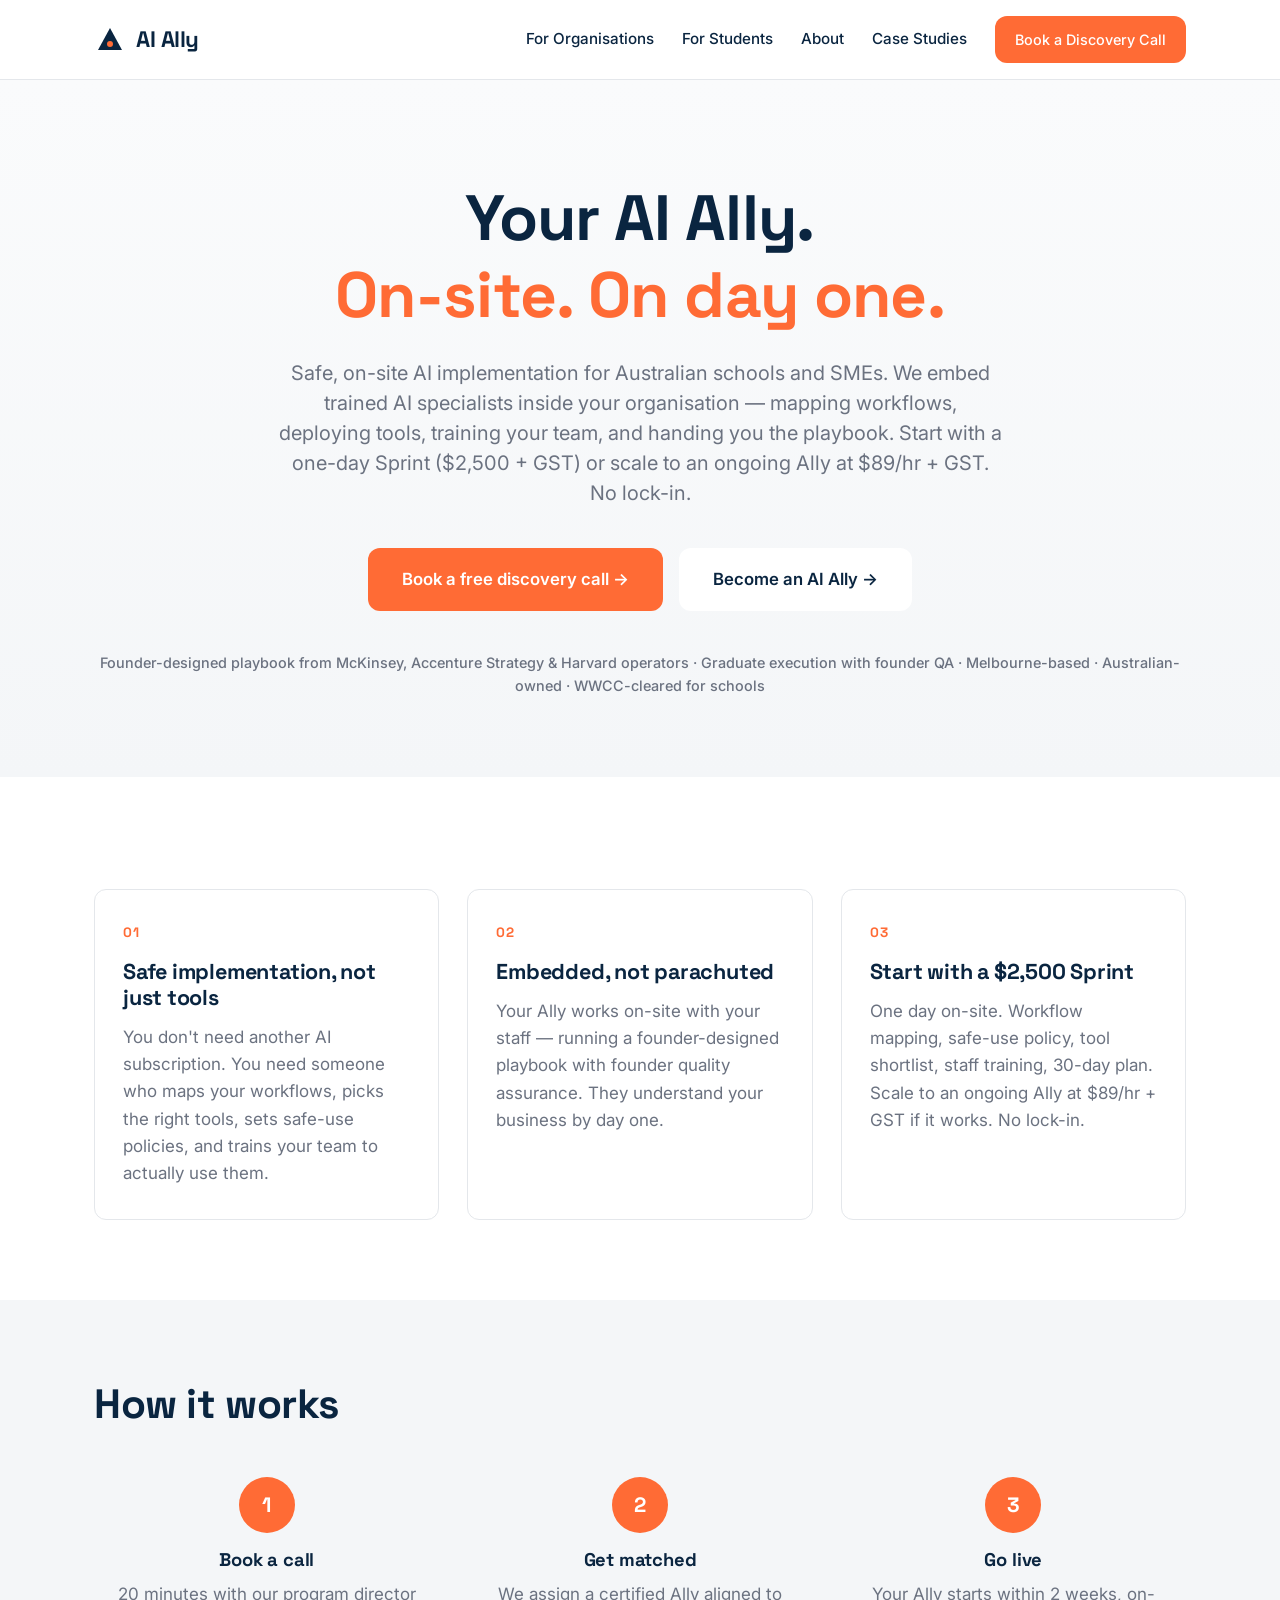
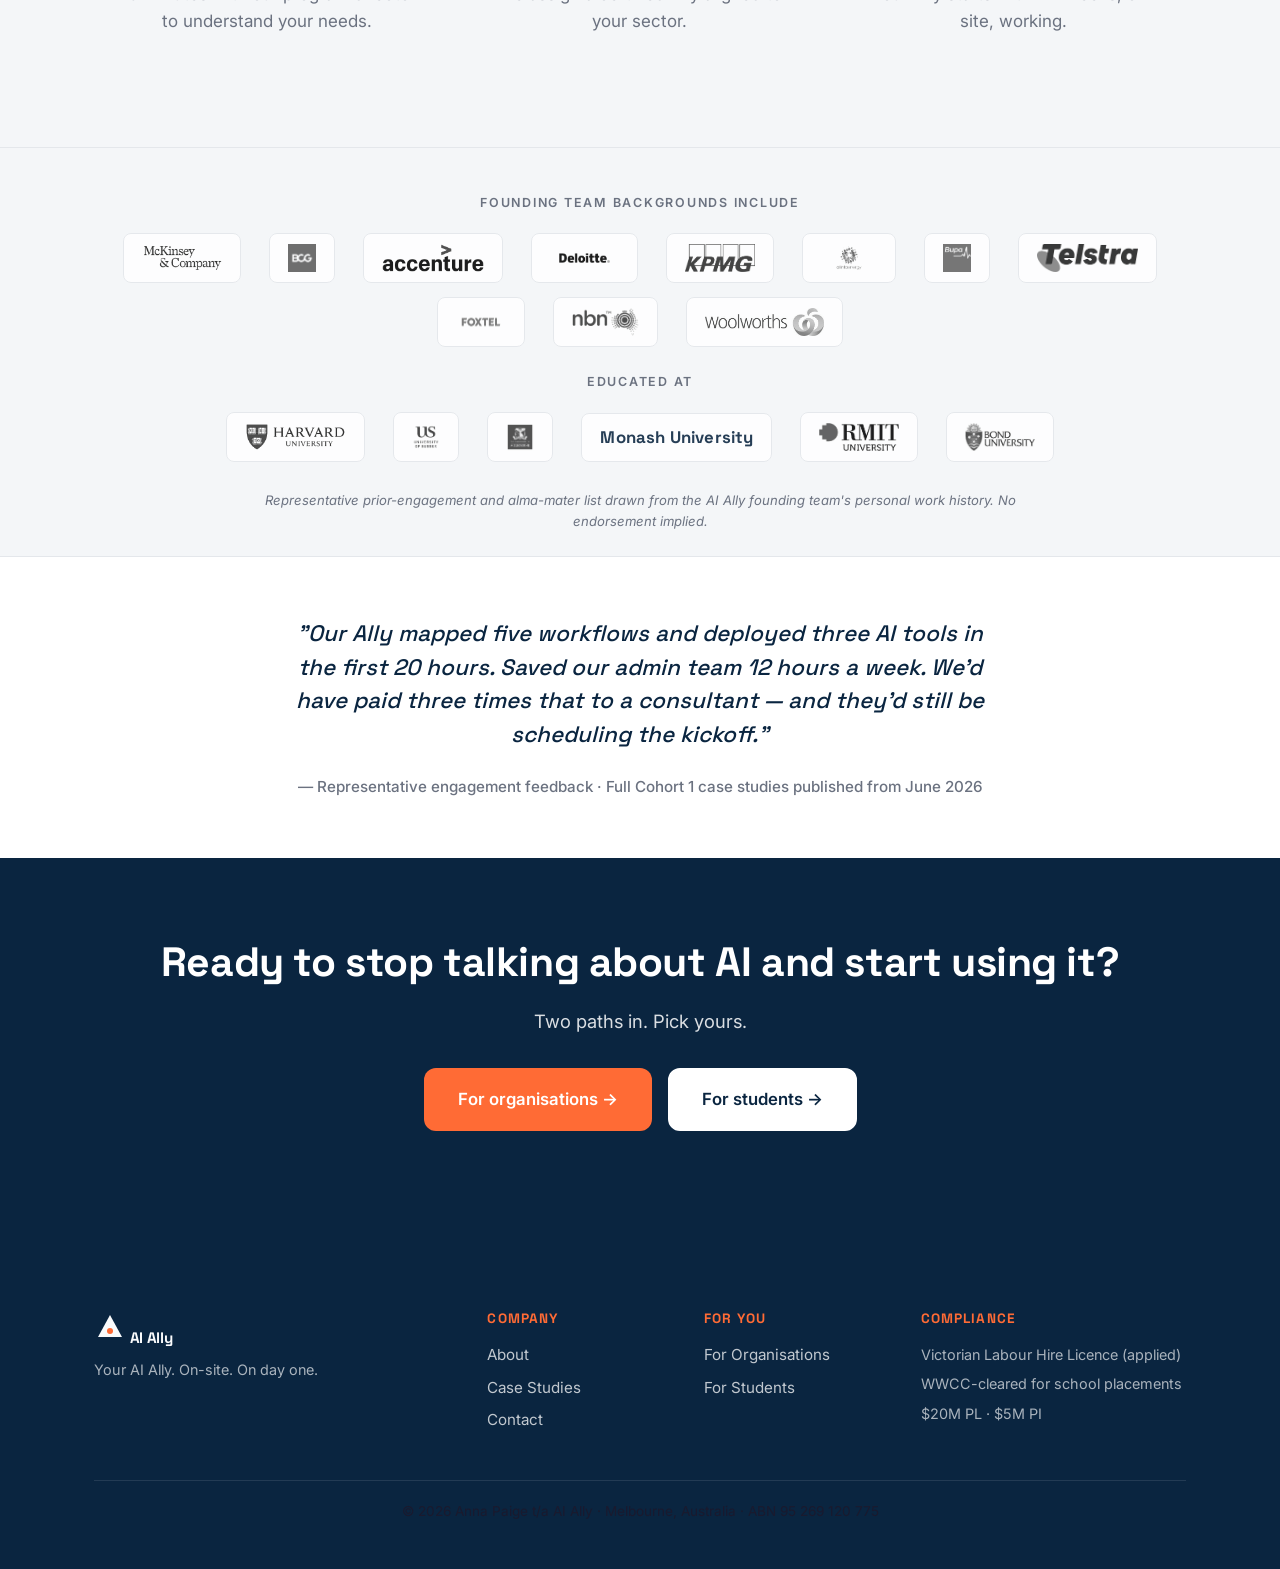
<file: index.html>
<!DOCTYPE html>
<html lang="en-AU">
<head>
<meta charset="UTF-8">
<meta name="viewport" content="width=device-width, initial-scale=1.0">
<title>AI Ally — Your AI Ally. On-site. On day one.</title>
<meta name="description" content="Safe, on-site AI implementation for Australian schools and SMEs. Start with a $2,500 Sprint or scale to $89/hr. Founder-designed playbook. WWCC-cleared. Melbourne-based.">
<meta property="og:title" content="AI Ally — Your AI Ally. On-site. On day one.">
<meta property="og:description" content="Safe, on-site AI implementation for Australian schools and SMEs. Start with a $2,500 Sprint. Founder-designed playbook. WWCC-cleared.">
<meta property="og:type" content="website">
<meta property="og:url" content="https://aially.com.au">
<link rel="preconnect" href="https://fonts.googleapis.com">
<link rel="preconnect" href="https://fonts.gstatic.com" crossorigin>
<link href="https://fonts.googleapis.com/css2?family=Inter:wght@400;500;600&family=Space+Grotesk:wght@500;700&display=swap" rel="stylesheet">
<link rel="stylesheet" href="css/style.css">
<link rel="icon" type="image/svg+xml" href="assets/favicon.svg">
</head>
<body>

<header class="site-header">
  <div class="container nav">
    <a href="index.html" class="brand">
      <svg class="brand-mark" viewBox="0 0 32 32" aria-hidden="true"><path d="M16 4 L28 26 L4 26 Z" fill="#0A2540"/><circle cx="16" cy="20" r="3" fill="#FF6B35"/></svg>
      <span class="brand-word">AI Ally</span>
    </a>
    <nav class="nav-links">
      <a href="for-organisations.html">For Organisations</a>
      <a href="for-students.html">For Students</a>
      <a href="about.html">About</a>
      <a href="case-studies.html">Case Studies</a>
      <a href="#contact" class="btn btn-primary">Book a Discovery Call</a>
    </nav>
    <button class="nav-toggle" aria-label="Open menu" onclick="document.body.classList.toggle('nav-open')">☰</button>
  </div>
</header>

<main>

<section class="hero">
  <div class="container">
    <h1>Your AI Ally.<br><span class="accent">On-site. On day one.</span></h1>
    <p class="lede">Safe, on-site AI implementation for Australian schools and SMEs. We embed trained AI specialists inside your organisation — mapping workflows, deploying tools, training your team, and handing you the playbook. Start with a one-day Sprint ($2,500 + GST) or scale to an ongoing Ally at $89/hr + GST. No lock-in.</p>
    <div class="cta-row">
      <a href="#contact" class="btn btn-primary btn-lg">Book a free discovery call →</a>
      <a href="for-students.html" class="btn btn-secondary btn-lg">Become an AI Ally →</a>
    </div>
    <p class="credibility">Founder-designed playbook from McKinsey, Accenture Strategy &amp; Harvard operators · Graduate execution with founder QA · Melbourne-based · Australian-owned · WWCC-cleared for schools</p>
  </div>
</section>

<section class="value-props">
  <div class="container">
    <div class="grid-3">
      <div class="card">
        <div class="card-num">01</div>
        <h3>Safe implementation, not just tools</h3>
        <p>You don't need another AI subscription. You need someone who maps your workflows, picks the right tools, sets safe-use policies, and trains your team to actually use them.</p>
      </div>
      <div class="card">
        <div class="card-num">02</div>
        <h3>Embedded, not parachuted</h3>
        <p>Your Ally works on-site with your staff — running a founder-designed playbook with founder quality assurance. They understand your business by day one.</p>
      </div>
      <div class="card">
        <div class="card-num">03</div>
        <h3>Start with a $2,500 Sprint</h3>
        <p>One day on-site. Workflow mapping, safe-use policy, tool shortlist, staff training, 30-day plan. Scale to an ongoing Ally at $89/hr + GST if it works. No lock-in.</p>
      </div>
    </div>
  </div>
</section>

<section class="how-it-works">
  <div class="container">
    <h2>How it works</h2>
    <div class="steps">
      <div class="step">
        <div class="step-num">1</div>
        <h4>Book a call</h4>
        <p>20 minutes with our program director to understand your needs.</p>
      </div>
      <div class="step">
        <div class="step-num">2</div>
        <h4>Get matched</h4>
        <p>We assign a certified Ally aligned to your sector.</p>
      </div>
      <div class="step">
        <div class="step-num">3</div>
        <h4>Go live</h4>
        <p>Your Ally starts within 2 weeks, on-site, working.</p>
      </div>
    </div>
  </div>
</section>

<section class="creds-strip">
  <div class="container">
    <h3>Founding team backgrounds include</h3>
    <div class="creds-row">
      <span class="wm-logo"><img src="assets/logos/mckinsey.png" alt="McKinsey &amp; Co"></span>
      <span class="wm-logo"><img src="assets/logos/bcg.png" alt="BCG"></span>
      <span class="wm-logo"><img src="assets/logos/accenture.png" alt="Accenture Strategy"></span>
      <span class="wm-logo"><img src="assets/logos/deloitte.png" alt="Deloitte"></span>
      <span class="wm-logo"><img src="assets/logos/kpmg.png" alt="KPMG"></span>
      <span class="wm-logo"><img src="assets/logos/alinta.png" alt="Alinta Energy"></span>
      <span class="wm-logo"><img src="assets/logos/bupa.png" alt="Bupa"></span>
      <span class="wm-logo"><img src="assets/logos/telstra.png" alt="Telstra"></span>
      <span class="wm-logo"><img src="assets/logos/foxtel.jpg" alt="Foxtel"></span>
      <span class="wm-logo"><img src="assets/logos/nbn.png" alt="NBN Co"></span>
      <span class="wm-logo"><img src="assets/logos/woolworths.jpeg" alt="Woolworths Group"></span>
    </div>
    <h3>Educated at</h3>
    <div class="creds-row">
      <span class="wm-logo"><img src="assets/logos/harvard.png" alt="Harvard University"></span>
      <span class="wm-logo"><img src="assets/logos/sussex.png" alt="University of Sussex"></span>
      <span class="wm-logo"><img src="assets/logos/unimelb.png" alt="University of Melbourne"></span>
      <span class="wm">Monash University</span>
      <span class="wm-logo"><img src="assets/logos/rmit.png" alt="RMIT"></span>
      <span class="wm-logo"><img src="assets/logos/bond.jpeg" alt="Bond University"></span>
    </div>
    <p class="creds-note">Representative prior-engagement and alma-mater list drawn from the AI Ally founding team's personal work history. No endorsement implied.</p>
  </div>
</section>

<section class="social-proof">
  <div class="container">
    <blockquote>
      "Our Ally mapped five workflows and deployed three AI tools in the first 20 hours. Saved our admin team 12 hours a week. We'd have paid three times that to a consultant — and they'd still be scheduling the kickoff."
      <cite>— Representative engagement feedback · Full Cohort 1 case studies published from June 2026</cite>
    </blockquote>
  </div>
</section>

<section class="cta-band" id="contact">
  <div class="container">
    <h2>Ready to stop talking about AI and start using it?</h2>
    <p>Two paths in. Pick yours.</p>
    <div class="cta-row centered">
      <a href="for-organisations.html" class="btn btn-primary btn-lg">For organisations →</a>
      <a href="for-students.html" class="btn btn-secondary btn-lg">For students →</a>
    </div>
  </div>
</section>

</main>

<footer class="site-footer">
  <div class="container">
    <div class="footer-grid">
      <div>
        <a href="index.html" class="brand brand-light">
          <svg class="brand-mark" viewBox="0 0 32 32" aria-hidden="true"><path d="M16 4 L28 26 L4 26 Z" fill="#FAFBFC"/><circle cx="16" cy="20" r="3" fill="#FF6B35"/></svg>
          <span class="brand-word">AI Ally</span>
        </a>
        <p class="footer-tagline">Your AI Ally. On-site. On day one.</p>
      </div>
      <div>
        <h5>Company</h5>
        <a href="about.html">About</a>
        <a href="case-studies.html">Case Studies</a>
        <a href="#contact">Contact</a>
      </div>
      <div>
        <h5>For You</h5>
        <a href="for-organisations.html">For Organisations</a>
        <a href="for-students.html">For Students</a>
      </div>
      <div>
        <h5>Compliance</h5>
        <p>Victorian Labour Hire Licence (applied)</p>
        <p>WWCC-cleared for school placements</p>
        <p>$20M PL · $5M PI</p>
      </div>
    </div>
    <div class="footer-bottom">
      <p>© 2026 Anna Paige t/a AI Ally · Melbourne, Australia · ABN 95 269 120 775</p>
    </div>
  </div>
</footer>

<script src="js/main.js"></script>
</body>
</html>
</file>
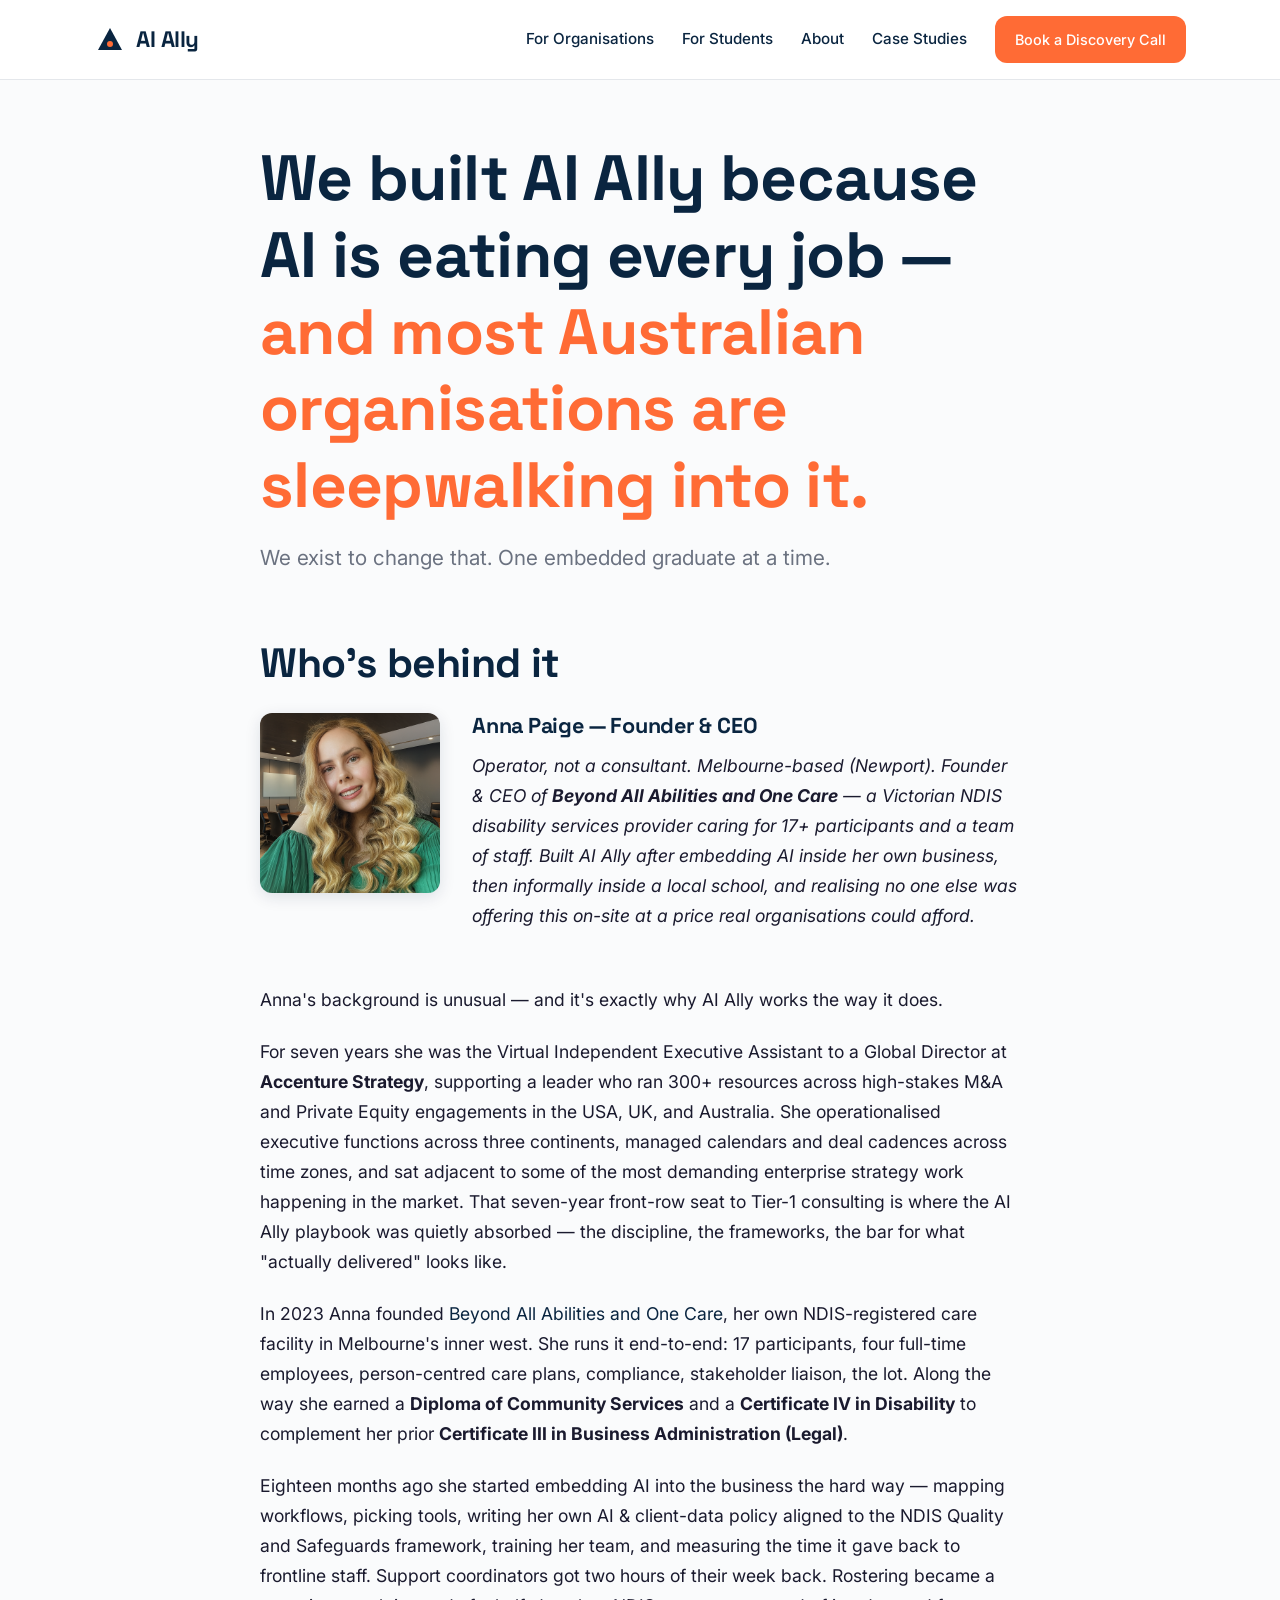
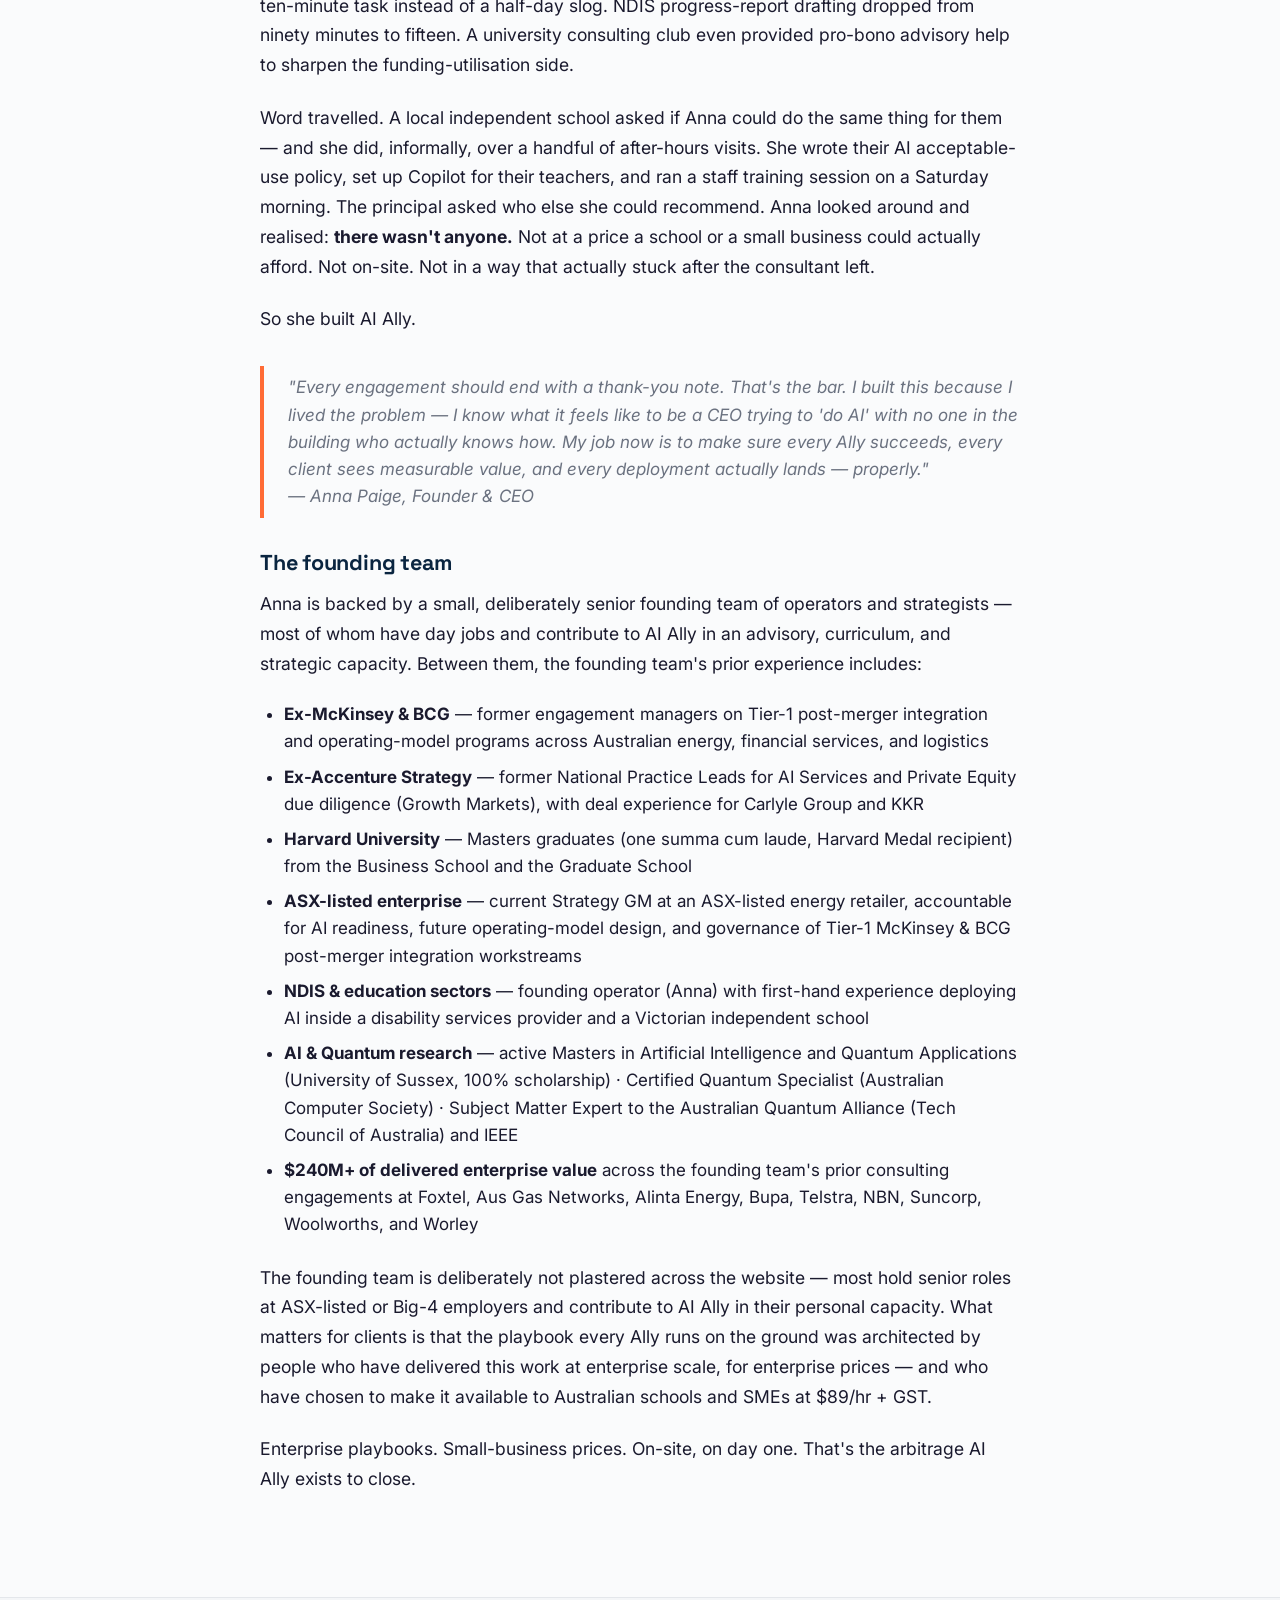
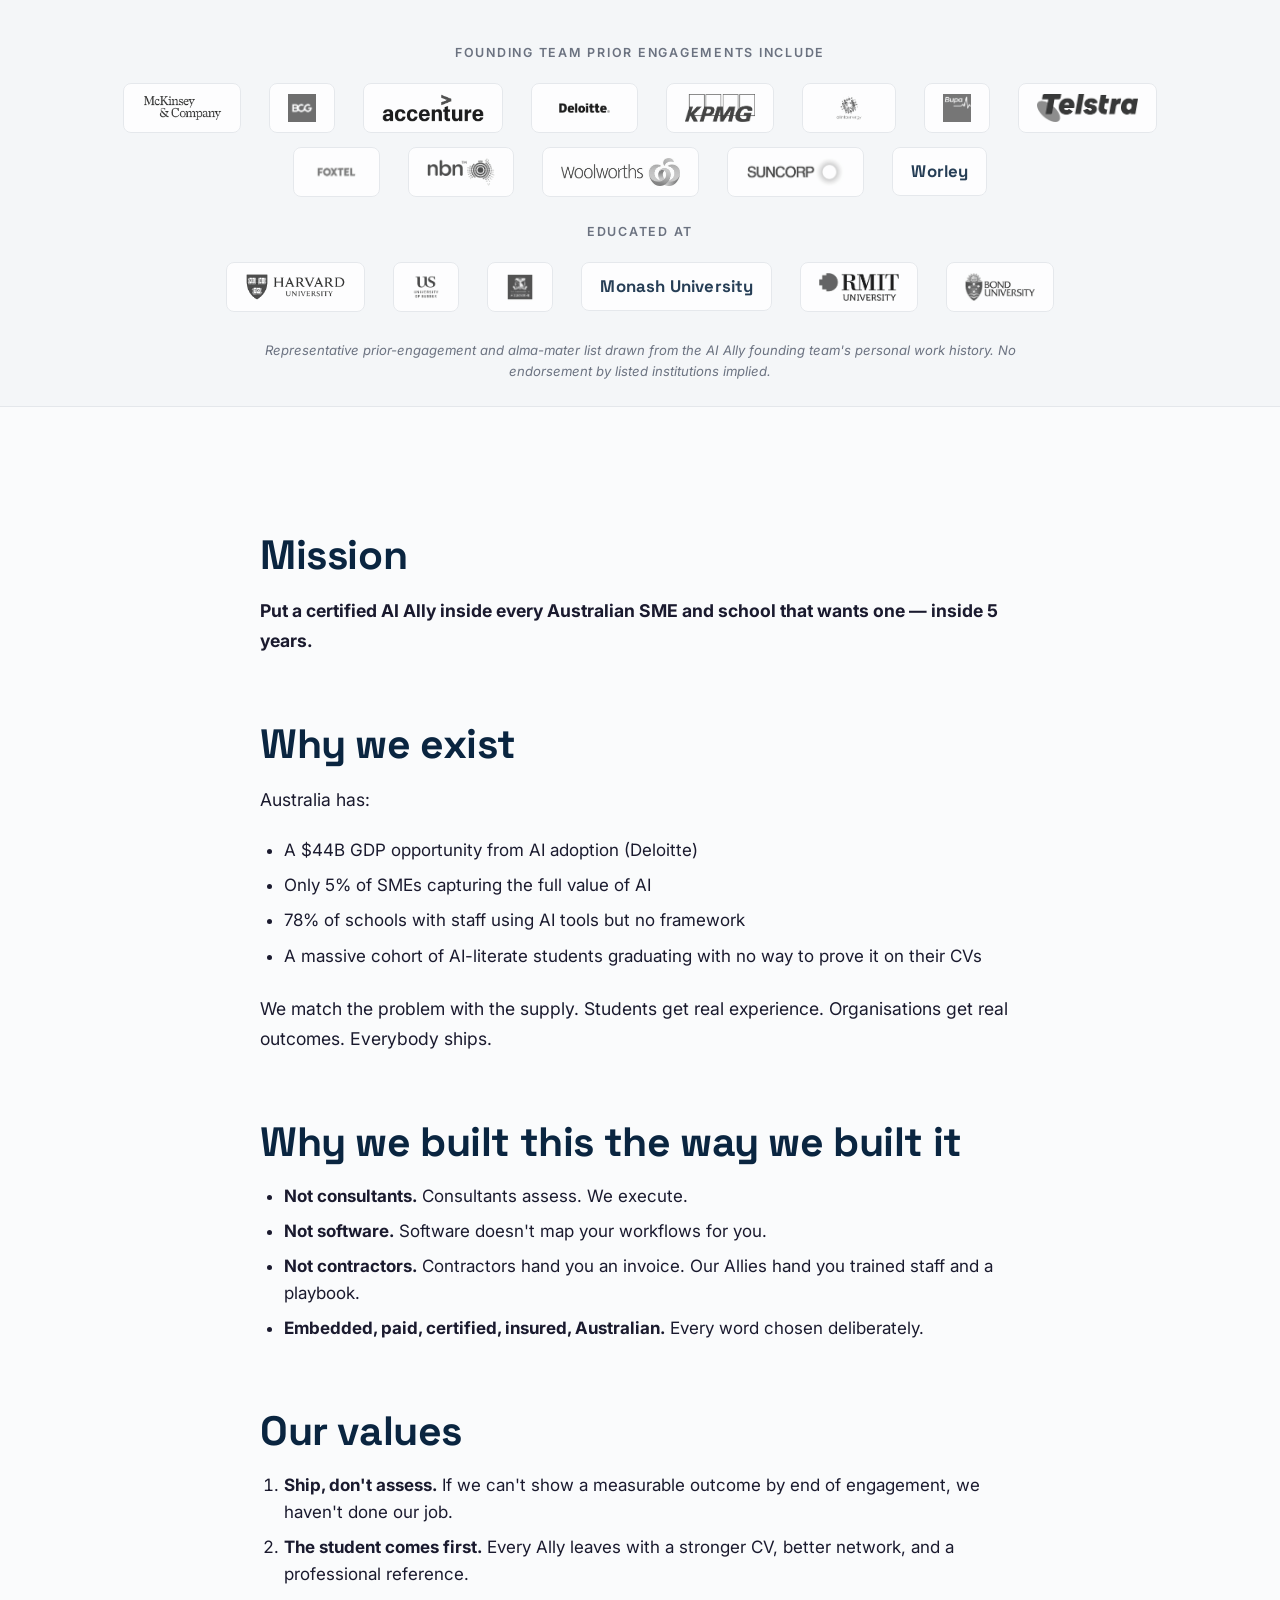
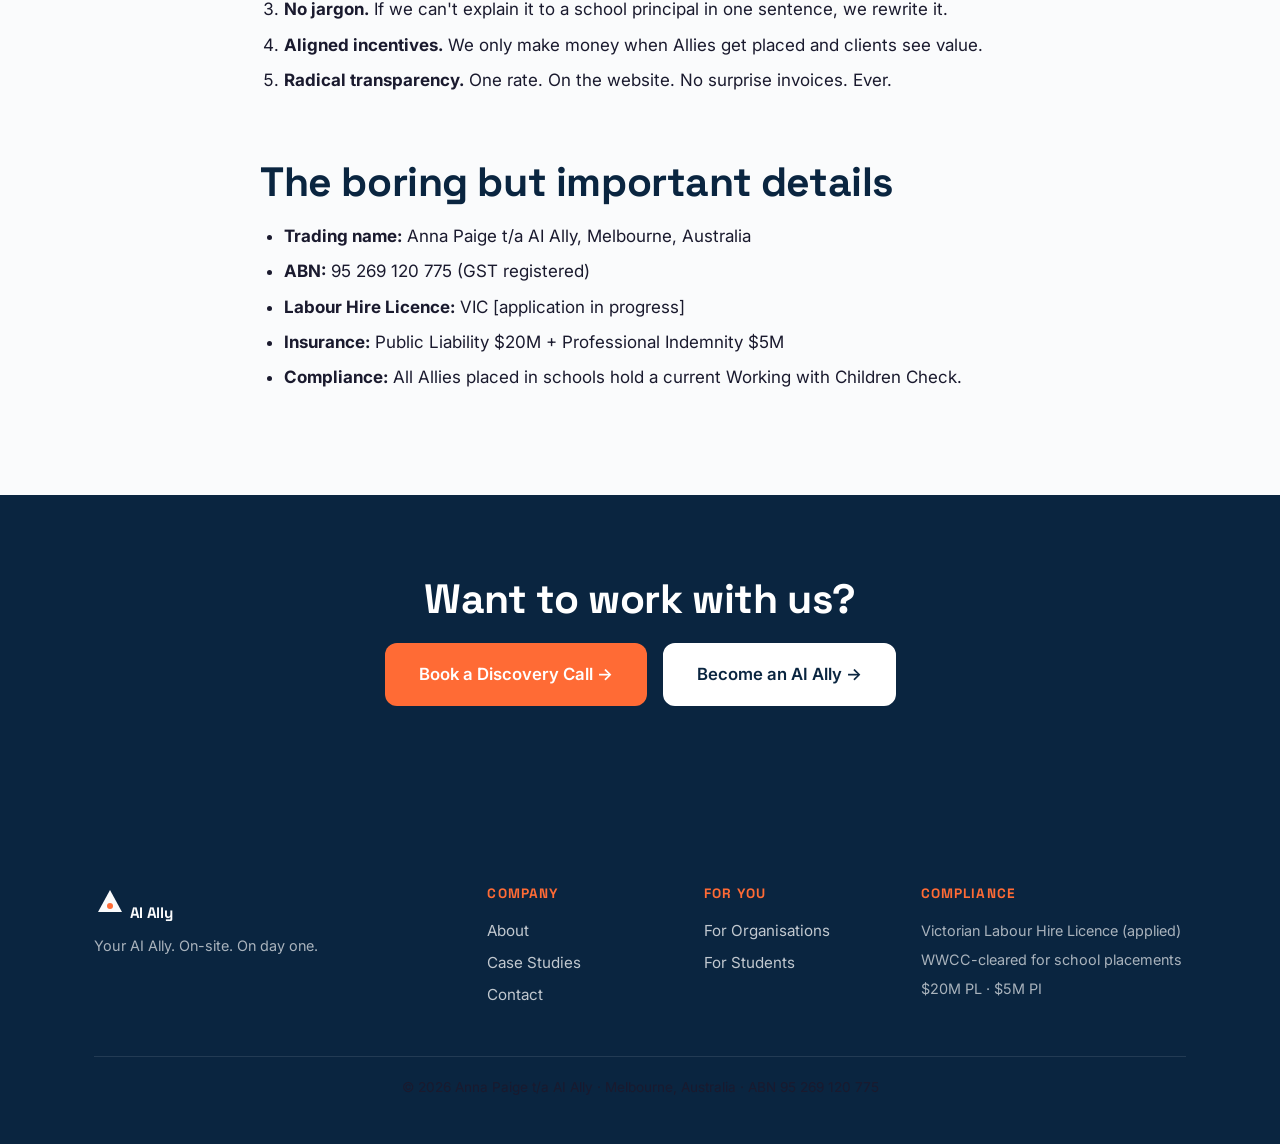
<file: about.html>
<!DOCTYPE html>
<html lang="en-AU">
<head>
<meta charset="UTF-8">
<meta name="viewport" content="width=device-width, initial-scale=1.0">
<title>About — AI Ally</title>
<meta name="description" content="AI Ally puts a certified AI specialist inside every Australian SME and school that wants one. Drop-in genius, by the hour.">
<link rel="preconnect" href="https://fonts.googleapis.com">
<link rel="preconnect" href="https://fonts.gstatic.com" crossorigin>
<link href="https://fonts.googleapis.com/css2?family=Inter:wght@400;500;600&family=Space+Grotesk:wght@500;700&display=swap" rel="stylesheet">
<link rel="stylesheet" href="css/style.css">
<link rel="icon" type="image/svg+xml" href="assets/favicon.svg">
</head>
<body>

<header class="site-header">
  <div class="container nav">
    <a href="index.html" class="brand">
      <svg class="brand-mark" viewBox="0 0 32 32" aria-hidden="true"><path d="M16 4 L28 26 L4 26 Z" fill="#0A2540"/><circle cx="16" cy="20" r="3" fill="#FF6B35"/></svg>
      <span class="brand-word">AI Ally</span>
    </a>
    <nav class="nav-links">
      <a href="for-organisations.html">For Organisations</a>
      <a href="for-students.html">For Students</a>
      <a href="about.html">About</a>
      <a href="case-studies.html">Case Studies</a>
      <a href="#contact" class="btn btn-primary">Book a Discovery Call</a>
    </nav>
    <button class="nav-toggle" aria-label="Open menu" onclick="document.body.classList.toggle('nav-open')">☰</button>
  </div>
</header>

<main>

<article class="article container">

<h1>We built AI Ally because AI is eating every job —<br><span class="accent">and most Australian organisations are sleepwalking into it.</span></h1>
<p class="lede">We exist to change that. One embedded graduate at a time.</p>

<h2>Who's behind it</h2>

<div class="team-founder" style="display:flex; gap:2rem; align-items:flex-start; flex-wrap:wrap; margin:1.5rem 0 2rem;">
  <img src="assets/team/anna-paige.png" alt="Anna Paige, Founder & CEO of AI Ally" style="width:180px; height:180px; border-radius:12px; object-fit:cover; flex-shrink:0; box-shadow:0 4px 16px rgba(10,37,64,0.12);">
  <div style="flex:1; min-width:260px;">
    <h3 style="margin-top:0;">Anna Paige — Founder &amp; CEO</h3>
    <p><em>Operator, not a consultant. Melbourne-based (Newport). Founder &amp; CEO of <strong>Beyond All Abilities and One Care</strong> — a Victorian NDIS disability services provider caring for 17+ participants and a team of staff. Built AI Ally after embedding AI inside her own business, then informally inside a local school, and realising no one else was offering this on-site at a price real organisations could afford.</em></p>
  </div>
</div>

<p>Anna's background is unusual — and it's exactly why AI Ally works the way it does.</p>

<p>For seven years she was the Virtual Independent Executive Assistant to a Global Director at <strong>Accenture Strategy</strong>, supporting a leader who ran 300+ resources across high-stakes M&amp;A and Private Equity engagements in the USA, UK, and Australia. She operationalised executive functions across three continents, managed calendars and deal cadences across time zones, and sat adjacent to some of the most demanding enterprise strategy work happening in the market. That seven-year front-row seat to Tier-1 consulting is where the AI Ally playbook was quietly absorbed — the discipline, the frameworks, the bar for what "actually delivered" looks like.</p>

<p>In 2023 Anna founded <a href="https://beyondallabilities.com.au/" target="_blank" rel="noopener">Beyond All Abilities and One Care</a>, her own NDIS-registered care facility in Melbourne's inner west. She runs it end-to-end: 17 participants, four full-time employees, person-centred care plans, compliance, stakeholder liaison, the lot. Along the way she earned a <strong>Diploma of Community Services</strong> and a <strong>Certificate IV in Disability</strong> to complement her prior <strong>Certificate III in Business Administration (Legal)</strong>.</p>

<p>Eighteen months ago she started embedding AI into the business the hard way — mapping workflows, picking tools, writing her own AI &amp; client-data policy aligned to the NDIS Quality and Safeguards framework, training her team, and measuring the time it gave back to frontline staff. Support coordinators got two hours of their week back. Rostering became a ten-minute task instead of a half-day slog. NDIS progress-report drafting dropped from ninety minutes to fifteen. A university consulting club even provided pro-bono advisory help to sharpen the funding-utilisation side.</p>

<p>Word travelled. A local independent school asked if Anna could do the same thing for them — and she did, informally, over a handful of after-hours visits. She wrote their AI acceptable-use policy, set up Copilot for their teachers, and ran a staff training session on a Saturday morning. The principal asked who else she could recommend. Anna looked around and realised: <strong>there wasn't anyone.</strong> Not at a price a school or a small business could actually afford. Not on-site. Not in a way that actually stuck after the consultant left.</p>

<p>So she built AI Ally.</p>

<blockquote>"Every engagement should end with a thank-you note. That's the bar. I built this because I lived the problem — I know what it feels like to be a CEO trying to 'do AI' with no one in the building who actually knows how. My job now is to make sure every Ally succeeds, every client sees measurable value, and every deployment actually lands — properly."<br>— Anna Paige, Founder &amp; CEO</blockquote>

<h3>The founding team</h3>
<p>Anna is backed by a small, deliberately senior founding team of operators and strategists — most of whom have day jobs and contribute to AI Ally in an advisory, curriculum, and strategic capacity. Between them, the founding team's prior experience includes:</p>
<ul>
  <li><strong>Ex-McKinsey &amp; BCG</strong> — former engagement managers on Tier-1 post-merger integration and operating-model programs across Australian energy, financial services, and logistics</li>
  <li><strong>Ex-Accenture Strategy</strong> — former National Practice Leads for AI Services and Private Equity due diligence (Growth Markets), with deal experience for Carlyle Group and KKR</li>
  <li><strong>Harvard University</strong> — Masters graduates (one summa cum laude, Harvard Medal recipient) from the Business School and the Graduate School</li>
  <li><strong>ASX-listed enterprise</strong> — current Strategy GM at an ASX-listed energy retailer, accountable for AI readiness, future operating-model design, and governance of Tier-1 McKinsey &amp; BCG post-merger integration workstreams</li>
  <li><strong>NDIS &amp; education sectors</strong> — founding operator (Anna) with first-hand experience deploying AI inside a disability services provider and a Victorian independent school</li>
  <li><strong>AI &amp; Quantum research</strong> — active Masters in Artificial Intelligence and Quantum Applications (University of Sussex, 100% scholarship) · Certified Quantum Specialist (Australian Computer Society) · Subject Matter Expert to the Australian Quantum Alliance (Tech Council of Australia) and IEEE</li>
  <li><strong>$240M+ of delivered enterprise value</strong> across the founding team's prior consulting engagements at Foxtel, Aus Gas Networks, Alinta Energy, Bupa, Telstra, NBN, Suncorp, Woolworths, and Worley</li>
</ul>
<p>The founding team is deliberately not plastered across the website — most hold senior roles at ASX-listed or Big-4 employers and contribute to AI Ally in their personal capacity. What matters for clients is that the playbook every Ally runs on the ground was architected by people who have delivered this work at enterprise scale, for enterprise prices — and who have chosen to make it available to Australian schools and SMEs at $89/hr + GST.</p>
<p>Enterprise playbooks. Small-business prices. On-site, on day one. That's the arbitrage AI Ally exists to close.</p>

</article>

<section class="creds-strip">
  <div class="container">
    <h3>Founding team prior engagements include</h3>
    <div class="creds-row">
      <span class="wm-logo"><img src="assets/logos/mckinsey.png" alt="McKinsey &amp; Co"></span>
      <span class="wm-logo"><img src="assets/logos/bcg.png" alt="BCG"></span>
      <span class="wm-logo"><img src="assets/logos/accenture.png" alt="Accenture Strategy"></span>
      <span class="wm-logo"><img src="assets/logos/deloitte.png" alt="Deloitte"></span>
      <span class="wm-logo"><img src="assets/logos/kpmg.png" alt="KPMG"></span>
      <span class="wm-logo"><img src="assets/logos/alinta.png" alt="Alinta Energy"></span>
      <span class="wm-logo"><img src="assets/logos/bupa.png" alt="Bupa"></span>
      <span class="wm-logo"><img src="assets/logos/telstra.png" alt="Telstra"></span>
      <span class="wm-logo"><img src="assets/logos/foxtel.jpg" alt="Foxtel"></span>
      <span class="wm-logo"><img src="assets/logos/nbn.png" alt="NBN Co"></span>
      <span class="wm-logo"><img src="assets/logos/woolworths.jpeg" alt="Woolworths Group"></span>
      <span class="wm-logo"><img src="assets/logos/suncorp.jpg" alt="Suncorp"></span>
      <span class="wm">Worley</span>
    </div>
    <h3>Educated at</h3>
    <div class="creds-row">
      <span class="wm-logo"><img src="assets/logos/harvard.png" alt="Harvard University"></span>
      <span class="wm-logo"><img src="assets/logos/sussex.png" alt="University of Sussex"></span>
      <span class="wm-logo"><img src="assets/logos/unimelb.png" alt="University of Melbourne"></span>
      <span class="wm">Monash University</span>
      <span class="wm-logo"><img src="assets/logos/rmit.png" alt="RMIT"></span>
      <span class="wm-logo"><img src="assets/logos/bond.jpeg" alt="Bond University"></span>
    </div>
    <p class="creds-note">Representative prior-engagement and alma-mater list drawn from the AI Ally founding team's personal work history. No endorsement by listed institutions implied.</p>
  </div>
</section>

<article class="article container">

<h2>Mission</h2>
<p><strong>Put a certified AI Ally inside every Australian SME and school that wants one — inside 5 years.</strong></p>

<h2>Why we exist</h2>
<p>Australia has:</p>
<ul>
  <li>A $44B GDP opportunity from AI adoption (Deloitte)</li>
  <li>Only 5% of SMEs capturing the full value of AI</li>
  <li>78% of schools with staff using AI tools but no framework</li>
  <li>A massive cohort of AI-literate students graduating with no way to prove it on their CVs</li>
</ul>
<p>We match the problem with the supply. Students get real experience. Organisations get real outcomes. Everybody ships.</p>

<h2>Why we built this the way we built it</h2>
<ul>
  <li><strong>Not consultants.</strong> Consultants assess. We execute.</li>
  <li><strong>Not software.</strong> Software doesn't map your workflows for you.</li>
  <li><strong>Not contractors.</strong> Contractors hand you an invoice. Our Allies hand you trained staff and a playbook.</li>
  <li><strong>Embedded, paid, certified, insured, Australian.</strong> Every word chosen deliberately.</li>
</ul>

<h2>Our values</h2>
<ol style="margin-left: 1.5rem;">
  <li><strong>Ship, don't assess.</strong> If we can't show a measurable outcome by end of engagement, we haven't done our job.</li>
  <li><strong>The student comes first.</strong> Every Ally leaves with a stronger CV, better network, and a professional reference.</li>
  <li><strong>No jargon.</strong> If we can't explain it to a school principal in one sentence, we rewrite it.</li>
  <li><strong>Aligned incentives.</strong> We only make money when Allies get placed and clients see value.</li>
  <li><strong>Radical transparency.</strong> One rate. On the website. No surprise invoices. Ever.</li>
</ol>

<h2>The boring but important details</h2>
<ul>
  <li><strong>Trading name:</strong> Anna Paige t/a AI Ally, Melbourne, Australia</li>
  <li><strong>ABN:</strong> 95 269 120 775 (GST registered)</li>
  <li><strong>Labour Hire Licence:</strong> VIC [application in progress]</li>
  <li><strong>Insurance:</strong> Public Liability $20M + Professional Indemnity $5M</li>
  <li><strong>Compliance:</strong> All Allies placed in schools hold a current Working with Children Check.</li>
</ul>

</article>

<section class="cta-band" id="contact">
  <div class="container">
    <h2>Want to work with us?</h2>
    <div class="cta-row centered">
      <a href="for-organisations.html" class="btn btn-primary btn-lg">Book a Discovery Call →</a>
      <a href="for-students.html" class="btn btn-secondary btn-lg">Become an AI Ally →</a>
    </div>
  </div>
</section>

</main>

<footer class="site-footer">
  <div class="container">
    <div class="footer-grid">
      <div>
        <a href="index.html" class="brand brand-light">
          <svg class="brand-mark" viewBox="0 0 32 32" aria-hidden="true"><path d="M16 4 L28 26 L4 26 Z" fill="#FAFBFC"/><circle cx="16" cy="20" r="3" fill="#FF6B35"/></svg>
          <span class="brand-word">AI Ally</span>
        </a>
        <p class="footer-tagline">Your AI Ally. On-site. On day one.</p>
      </div>
      <div>
        <h5>Company</h5>
        <a href="about.html">About</a>
        <a href="case-studies.html">Case Studies</a>
        <a href="#contact">Contact</a>
      </div>
      <div>
        <h5>For You</h5>
        <a href="for-organisations.html">For Organisations</a>
        <a href="for-students.html">For Students</a>
      </div>
      <div>
        <h5>Compliance</h5>
        <p>Victorian Labour Hire Licence (applied)</p>
        <p>WWCC-cleared for school placements</p>
        <p>$20M PL · $5M PI</p>
      </div>
    </div>
    <div class="footer-bottom">
      <p>© 2026 Anna Paige t/a AI Ally · Melbourne, Australia · ABN 95 269 120 775</p>
    </div>
  </div>
</footer>

<script src="js/main.js"></script>
</body>
</html>
</file>
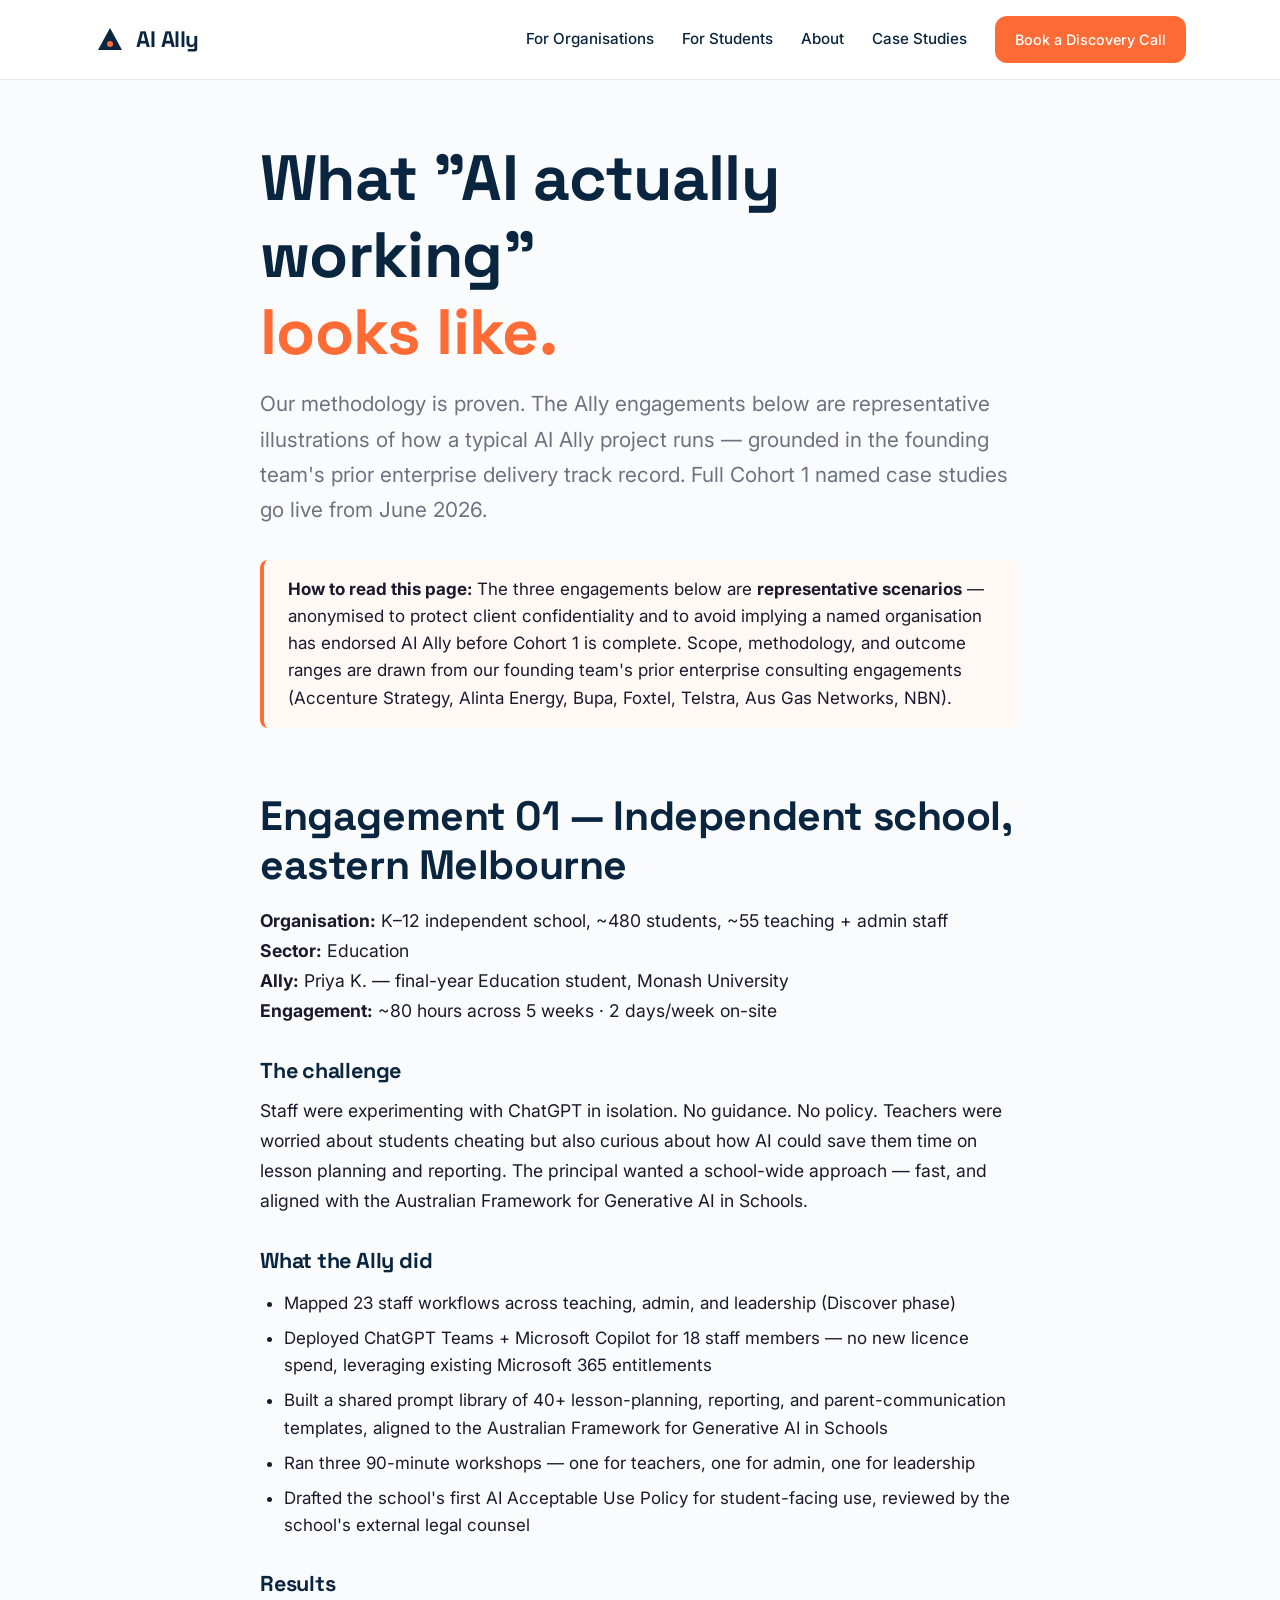
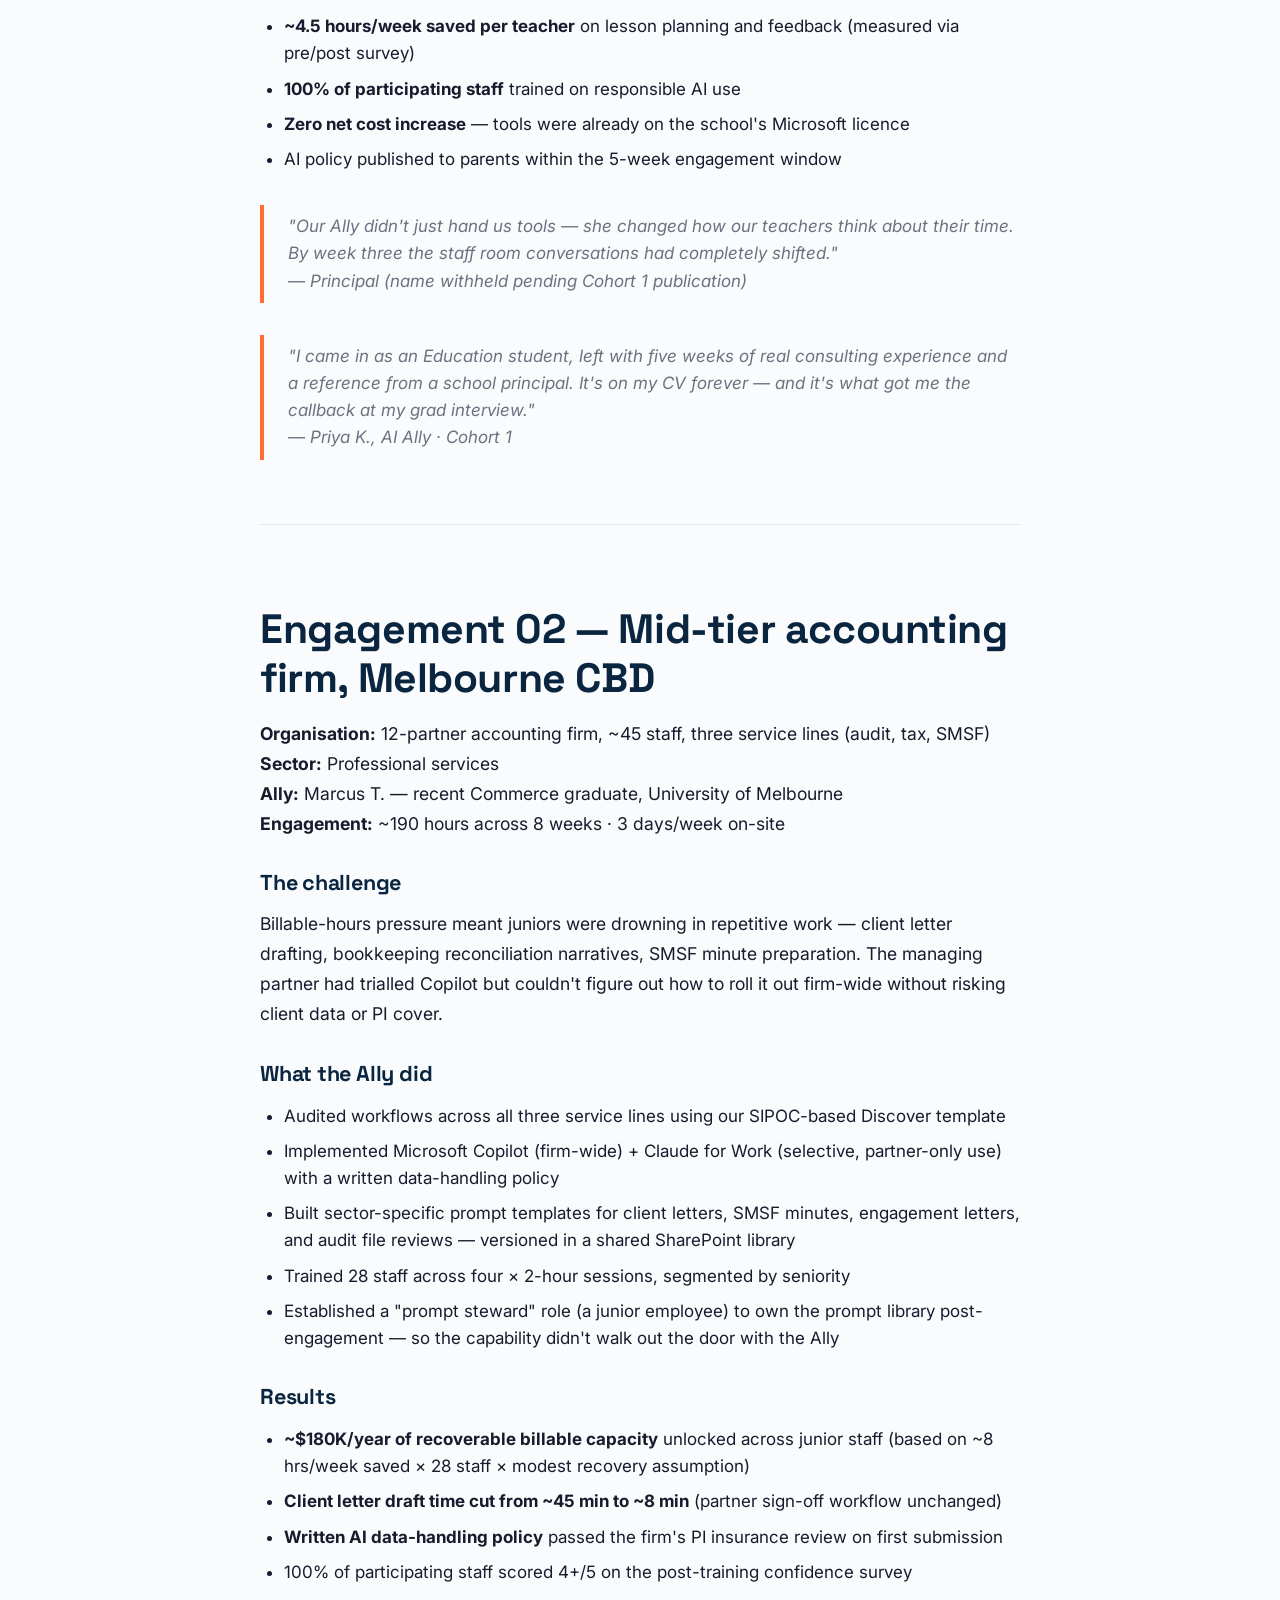
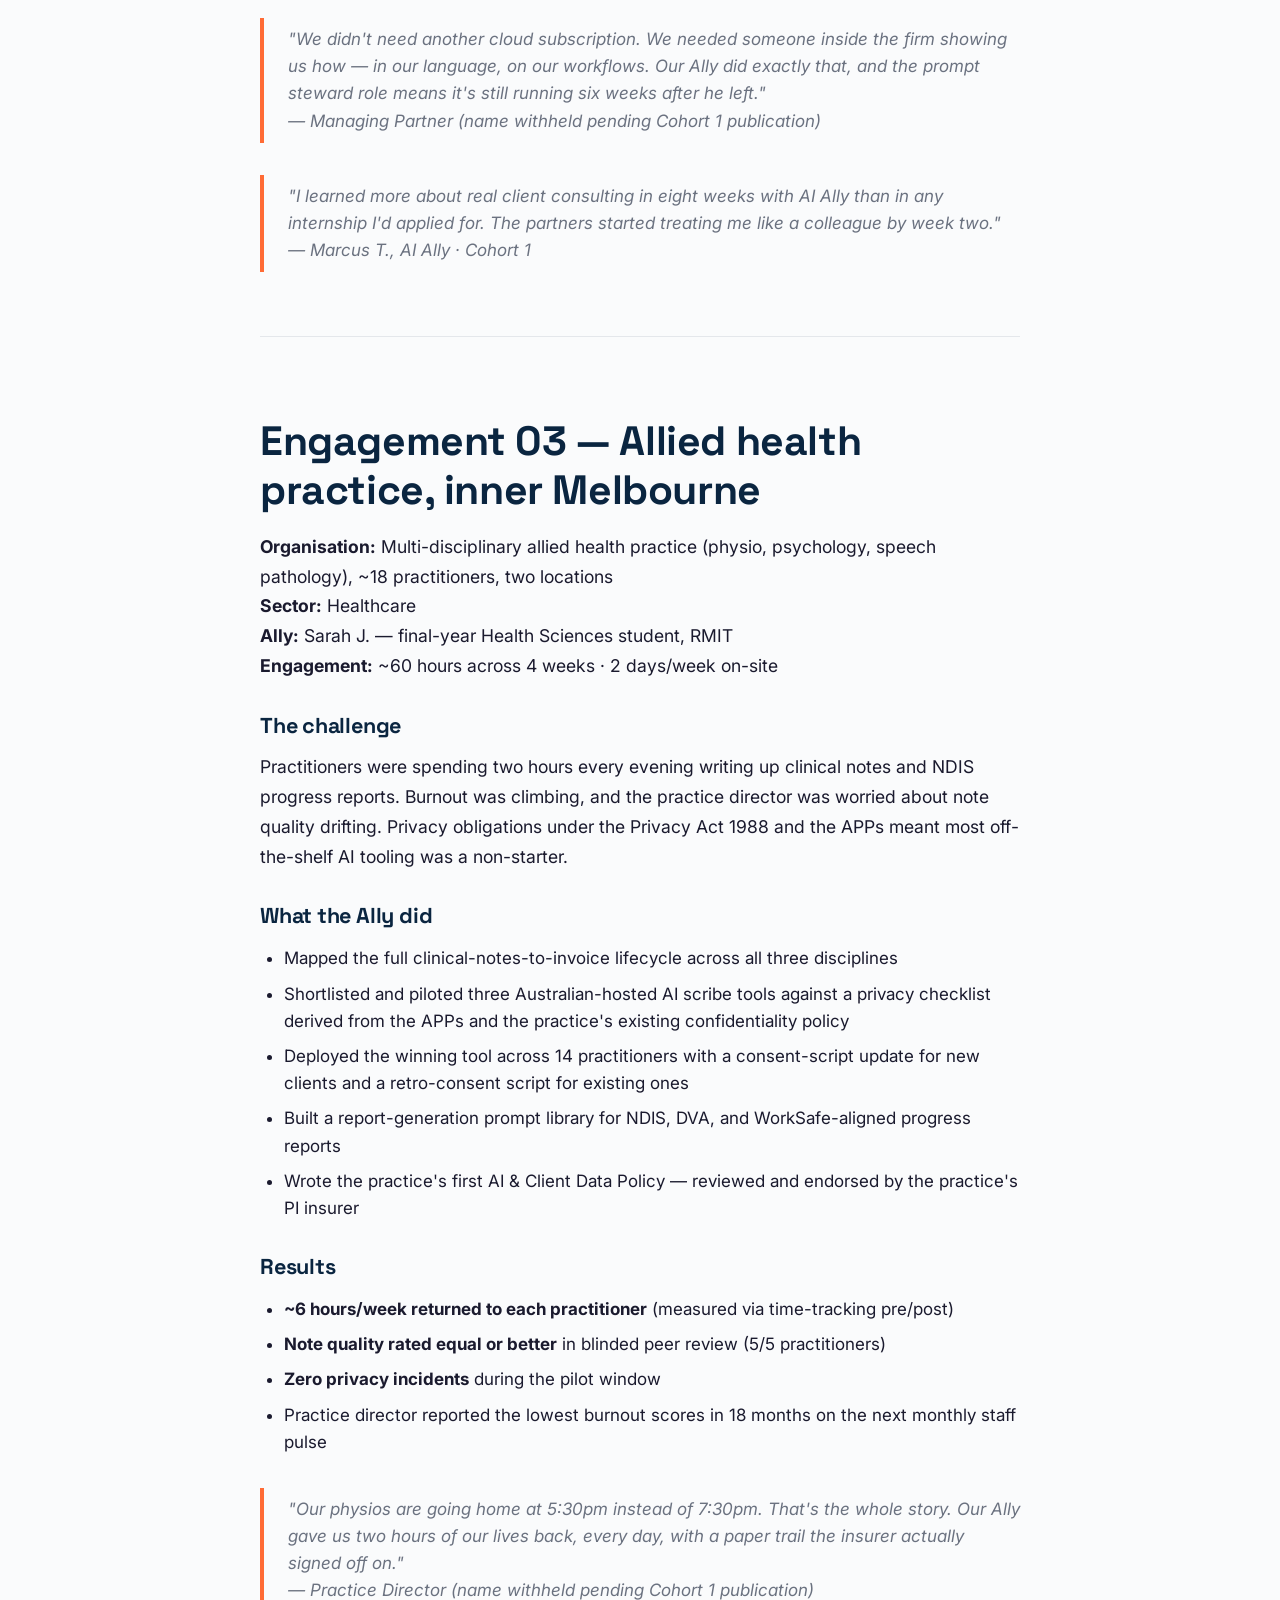
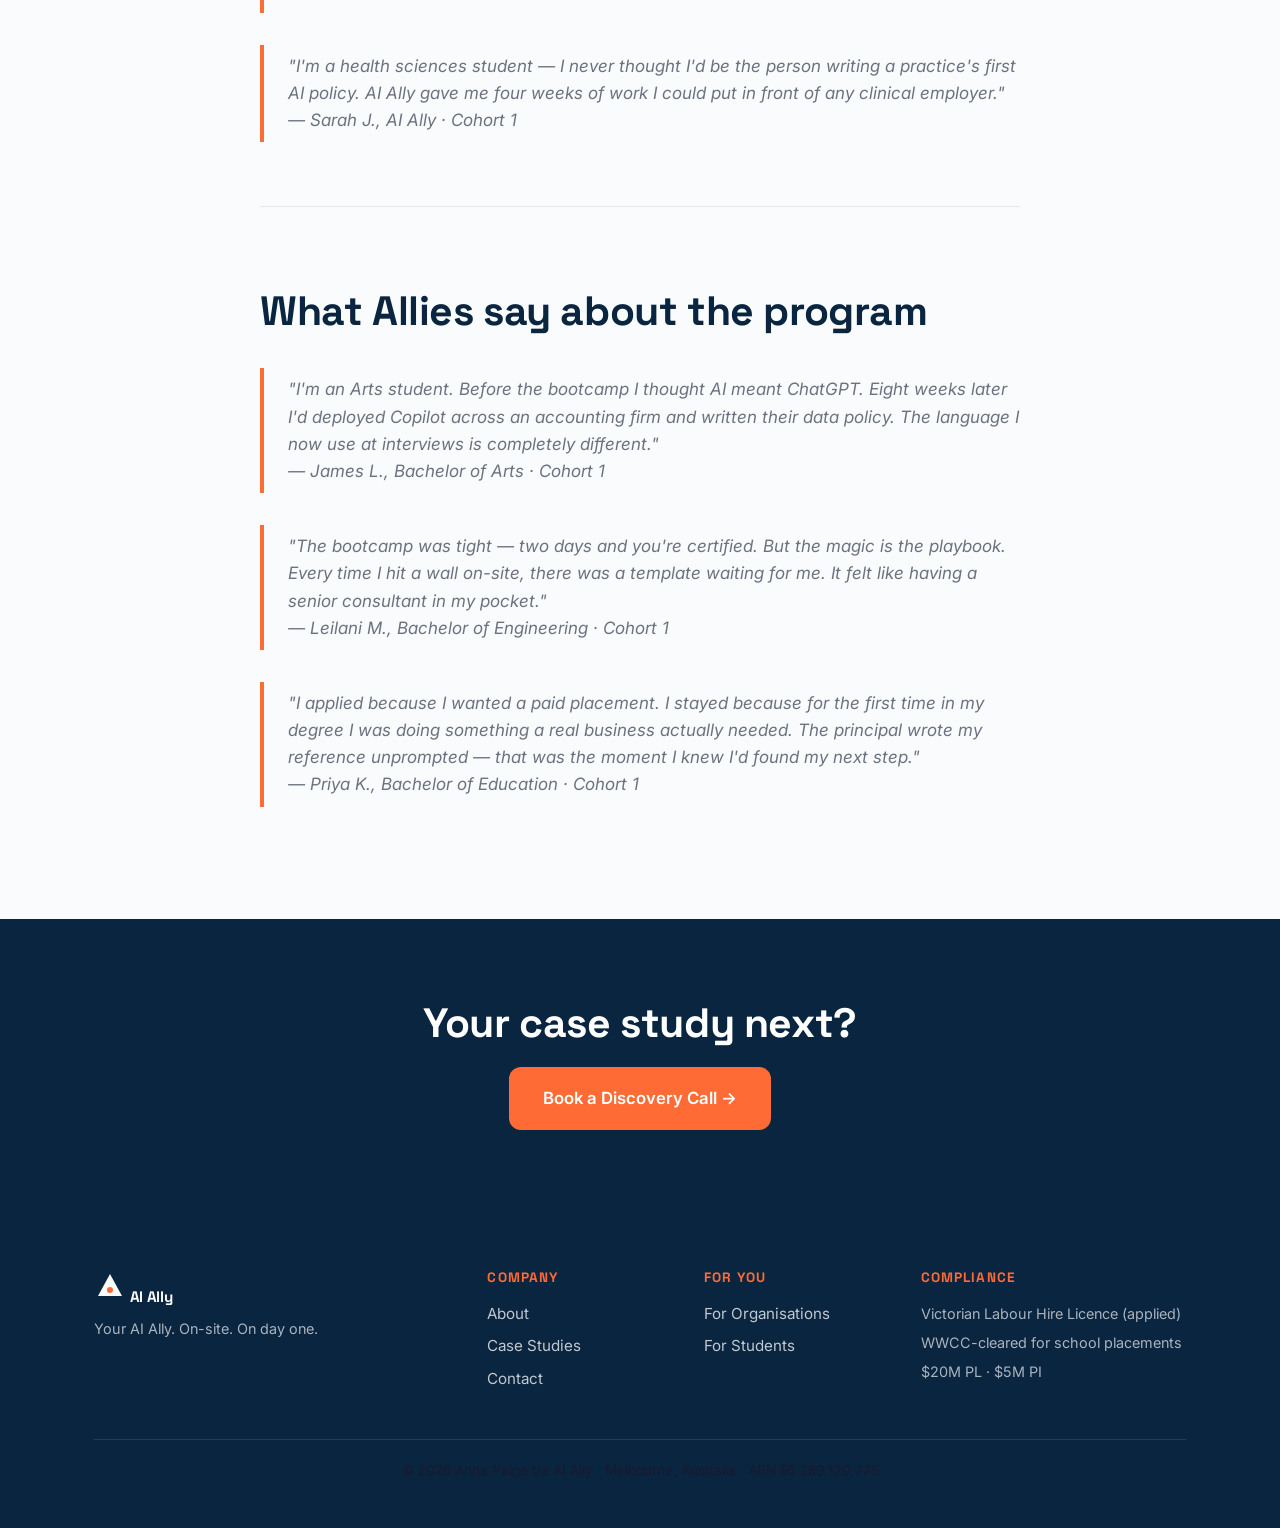
<file: case-studies.html>
<!DOCTYPE html>
<html lang="en-AU">
<head>
<meta charset="UTF-8">
<meta name="viewport" content="width=device-width, initial-scale=1.0">
<title>Case Studies — AI Ally</title>
<meta name="description" content="What 'AI actually working' looks like. Real engagements, real outcomes.">
<link rel="preconnect" href="https://fonts.googleapis.com">
<link rel="preconnect" href="https://fonts.gstatic.com" crossorigin>
<link href="https://fonts.googleapis.com/css2?family=Inter:wght@400;500;600&family=Space+Grotesk:wght@500;700&display=swap" rel="stylesheet">
<link rel="stylesheet" href="css/style.css">
<link rel="icon" type="image/svg+xml" href="assets/favicon.svg">
</head>
<body>

<header class="site-header">
  <div class="container nav">
    <a href="index.html" class="brand">
      <svg class="brand-mark" viewBox="0 0 32 32" aria-hidden="true"><path d="M16 4 L28 26 L4 26 Z" fill="#0A2540"/><circle cx="16" cy="20" r="3" fill="#FF6B35"/></svg>
      <span class="brand-word">AI Ally</span>
    </a>
    <nav class="nav-links">
      <a href="for-organisations.html">For Organisations</a>
      <a href="for-students.html">For Students</a>
      <a href="about.html">About</a>
      <a href="case-studies.html">Case Studies</a>
      <a href="#contact" class="btn btn-primary">Book a Discovery Call</a>
    </nav>
    <button class="nav-toggle" aria-label="Open menu" onclick="document.body.classList.toggle('nav-open')">☰</button>
  </div>
</header>

<main>

<article class="article container">

<h1>What "AI actually working"<br><span class="accent">looks like.</span></h1>
<p class="lede">Our methodology is proven. The Ally engagements below are representative illustrations of how a typical AI Ally project runs — grounded in the founding team's prior enterprise delivery track record. Full Cohort 1 named case studies go live from June 2026.</p>

<div style="background: #FFF8F4; border-left: 4px solid #FF6B35; padding: 1rem 1.5rem; border-radius: 8px; margin: 2rem 0;">
  <strong>How to read this page:</strong> The three engagements below are <strong>representative scenarios</strong> — anonymised to protect client confidentiality and to avoid implying a named organisation has endorsed AI Ally before Cohort 1 is complete. Scope, methodology, and outcome ranges are drawn from our founding team's prior enterprise consulting engagements (Accenture Strategy, Alinta Energy, Bupa, Foxtel, Telstra, Aus Gas Networks, NBN).
</div>

<h2>Engagement 01 — Independent school, eastern Melbourne</h2>
<p><strong>Organisation:</strong> K–12 independent school, ~480 students, ~55 teaching + admin staff<br>
<strong>Sector:</strong> Education<br>
<strong>Ally:</strong> Priya K. — final-year Education student, Monash University<br>
<strong>Engagement:</strong> ~80 hours across 5 weeks · 2 days/week on-site</p>

<h3>The challenge</h3>
<p>Staff were experimenting with ChatGPT in isolation. No guidance. No policy. Teachers were worried about students cheating but also curious about how AI could save them time on lesson planning and reporting. The principal wanted a school-wide approach — fast, and aligned with the Australian Framework for Generative AI in Schools.</p>

<h3>What the Ally did</h3>
<ul>
  <li>Mapped 23 staff workflows across teaching, admin, and leadership (Discover phase)</li>
  <li>Deployed ChatGPT Teams + Microsoft Copilot for 18 staff members — no new licence spend, leveraging existing Microsoft 365 entitlements</li>
  <li>Built a shared prompt library of 40+ lesson-planning, reporting, and parent-communication templates, aligned to the Australian Framework for Generative AI in Schools</li>
  <li>Ran three 90-minute workshops — one for teachers, one for admin, one for leadership</li>
  <li>Drafted the school's first AI Acceptable Use Policy for student-facing use, reviewed by the school's external legal counsel</li>
</ul>

<h3>Results</h3>
<ul>
  <li><strong>~4.5 hours/week saved per teacher</strong> on lesson planning and feedback (measured via pre/post survey)</li>
  <li><strong>100% of participating staff</strong> trained on responsible AI use</li>
  <li><strong>Zero net cost increase</strong> — tools were already on the school's Microsoft licence</li>
  <li>AI policy published to parents within the 5-week engagement window</li>
</ul>

<blockquote>"Our Ally didn't just hand us tools — she changed how our teachers think about their time. By week three the staff room conversations had completely shifted."<br>— Principal (name withheld pending Cohort 1 publication)</blockquote>

<blockquote>"I came in as an Education student, left with five weeks of real consulting experience and a reference from a school principal. It's on my CV forever — and it's what got me the callback at my grad interview."<br>— Priya K., AI Ally · Cohort 1</blockquote>

<hr style="margin: 4rem 0; border: none; border-top: 1px solid #E4E7EB;">

<h2>Engagement 02 — Mid-tier accounting firm, Melbourne CBD</h2>
<p><strong>Organisation:</strong> 12-partner accounting firm, ~45 staff, three service lines (audit, tax, SMSF)<br>
<strong>Sector:</strong> Professional services<br>
<strong>Ally:</strong> Marcus T. — recent Commerce graduate, University of Melbourne<br>
<strong>Engagement:</strong> ~190 hours across 8 weeks · 3 days/week on-site</p>

<h3>The challenge</h3>
<p>Billable-hours pressure meant juniors were drowning in repetitive work — client letter drafting, bookkeeping reconciliation narratives, SMSF minute preparation. The managing partner had trialled Copilot but couldn't figure out how to roll it out firm-wide without risking client data or PI cover.</p>

<h3>What the Ally did</h3>
<ul>
  <li>Audited workflows across all three service lines using our SIPOC-based Discover template</li>
  <li>Implemented Microsoft Copilot (firm-wide) + Claude for Work (selective, partner-only use) with a written data-handling policy</li>
  <li>Built sector-specific prompt templates for client letters, SMSF minutes, engagement letters, and audit file reviews — versioned in a shared SharePoint library</li>
  <li>Trained 28 staff across four × 2-hour sessions, segmented by seniority</li>
  <li>Established a "prompt steward" role (a junior employee) to own the prompt library post-engagement — so the capability didn't walk out the door with the Ally</li>
</ul>

<h3>Results</h3>
<ul>
  <li><strong>~$180K/year of recoverable billable capacity</strong> unlocked across junior staff (based on ~8 hrs/week saved × 28 staff × modest recovery assumption)</li>
  <li><strong>Client letter draft time cut from ~45 min to ~8 min</strong> (partner sign-off workflow unchanged)</li>
  <li><strong>Written AI data-handling policy</strong> passed the firm's PI insurance review on first submission</li>
  <li>100% of participating staff scored 4+/5 on the post-training confidence survey</li>
</ul>

<blockquote>"We didn't need another cloud subscription. We needed someone inside the firm showing us how — in our language, on our workflows. Our Ally did exactly that, and the prompt steward role means it's still running six weeks after he left."<br>— Managing Partner (name withheld pending Cohort 1 publication)</blockquote>

<blockquote>"I learned more about real client consulting in eight weeks with AI Ally than in any internship I'd applied for. The partners started treating me like a colleague by week two."<br>— Marcus T., AI Ally · Cohort 1</blockquote>

<hr style="margin: 4rem 0; border: none; border-top: 1px solid #E4E7EB;">

<h2>Engagement 03 — Allied health practice, inner Melbourne</h2>
<p><strong>Organisation:</strong> Multi-disciplinary allied health practice (physio, psychology, speech pathology), ~18 practitioners, two locations<br>
<strong>Sector:</strong> Healthcare<br>
<strong>Ally:</strong> Sarah J. — final-year Health Sciences student, RMIT<br>
<strong>Engagement:</strong> ~60 hours across 4 weeks · 2 days/week on-site</p>

<h3>The challenge</h3>
<p>Practitioners were spending two hours every evening writing up clinical notes and NDIS progress reports. Burnout was climbing, and the practice director was worried about note quality drifting. Privacy obligations under the Privacy Act 1988 and the APPs meant most off-the-shelf AI tooling was a non-starter.</p>

<h3>What the Ally did</h3>
<ul>
  <li>Mapped the full clinical-notes-to-invoice lifecycle across all three disciplines</li>
  <li>Shortlisted and piloted three Australian-hosted AI scribe tools against a privacy checklist derived from the APPs and the practice's existing confidentiality policy</li>
  <li>Deployed the winning tool across 14 practitioners with a consent-script update for new clients and a retro-consent script for existing ones</li>
  <li>Built a report-generation prompt library for NDIS, DVA, and WorkSafe-aligned progress reports</li>
  <li>Wrote the practice's first AI &amp; Client Data Policy — reviewed and endorsed by the practice's PI insurer</li>
</ul>

<h3>Results</h3>
<ul>
  <li><strong>~6 hours/week returned to each practitioner</strong> (measured via time-tracking pre/post)</li>
  <li><strong>Note quality rated equal or better</strong> in blinded peer review (5/5 practitioners)</li>
  <li><strong>Zero privacy incidents</strong> during the pilot window</li>
  <li>Practice director reported the lowest burnout scores in 18 months on the next monthly staff pulse</li>
</ul>

<blockquote>"Our physios are going home at 5:30pm instead of 7:30pm. That's the whole story. Our Ally gave us two hours of our lives back, every day, with a paper trail the insurer actually signed off on."<br>— Practice Director (name withheld pending Cohort 1 publication)</blockquote>

<blockquote>"I'm a health sciences student — I never thought I'd be the person writing a practice's first AI policy. AI Ally gave me four weeks of work I could put in front of any clinical employer."<br>— Sarah J., AI Ally · Cohort 1</blockquote>

<hr style="margin: 4rem 0; border: none; border-top: 1px solid #E4E7EB;">

<h2>What Allies say about the program</h2>

<blockquote>"I'm an Arts student. Before the bootcamp I thought AI meant ChatGPT. Eight weeks later I'd deployed Copilot across an accounting firm and written their data policy. The language I now use at interviews is completely different."<br>— James L., Bachelor of Arts · Cohort 1</blockquote>

<blockquote>"The bootcamp was tight — two days and you're certified. But the magic is the playbook. Every time I hit a wall on-site, there was a template waiting for me. It felt like having a senior consultant in my pocket."<br>— Leilani M., Bachelor of Engineering · Cohort 1</blockquote>

<blockquote>"I applied because I wanted a paid placement. I stayed because for the first time in my degree I was doing something a real business actually needed. The principal wrote my reference unprompted — that was the moment I knew I'd found my next step."<br>— Priya K., Bachelor of Education · Cohort 1</blockquote>

</article>

<section class="cta-band" id="contact">
  <div class="container">
    <h2>Your case study next?</h2>
    <a href="for-organisations.html" class="btn btn-primary btn-lg">Book a Discovery Call →</a>
  </div>
</section>

</main>

<footer class="site-footer">
  <div class="container">
    <div class="footer-grid">
      <div>
        <a href="index.html" class="brand brand-light">
          <svg class="brand-mark" viewBox="0 0 32 32" aria-hidden="true"><path d="M16 4 L28 26 L4 26 Z" fill="#FAFBFC"/><circle cx="16" cy="20" r="3" fill="#FF6B35"/></svg>
          <span class="brand-word">AI Ally</span>
        </a>
        <p class="footer-tagline">Your AI Ally. On-site. On day one.</p>
      </div>
      <div>
        <h5>Company</h5>
        <a href="about.html">About</a>
        <a href="case-studies.html">Case Studies</a>
        <a href="#contact">Contact</a>
      </div>
      <div>
        <h5>For You</h5>
        <a href="for-organisations.html">For Organisations</a>
        <a href="for-students.html">For Students</a>
      </div>
      <div>
        <h5>Compliance</h5>
        <p>Victorian Labour Hire Licence (applied)</p>
        <p>WWCC-cleared for school placements</p>
        <p>$20M PL · $5M PI</p>
      </div>
    </div>
    <div class="footer-bottom">
      <p>© 2026 Anna Paige t/a AI Ally · Melbourne, Australia · ABN 95 269 120 775</p>
    </div>
  </div>
</footer>

<script src="js/main.js"></script>
</body>
</html>
</file>
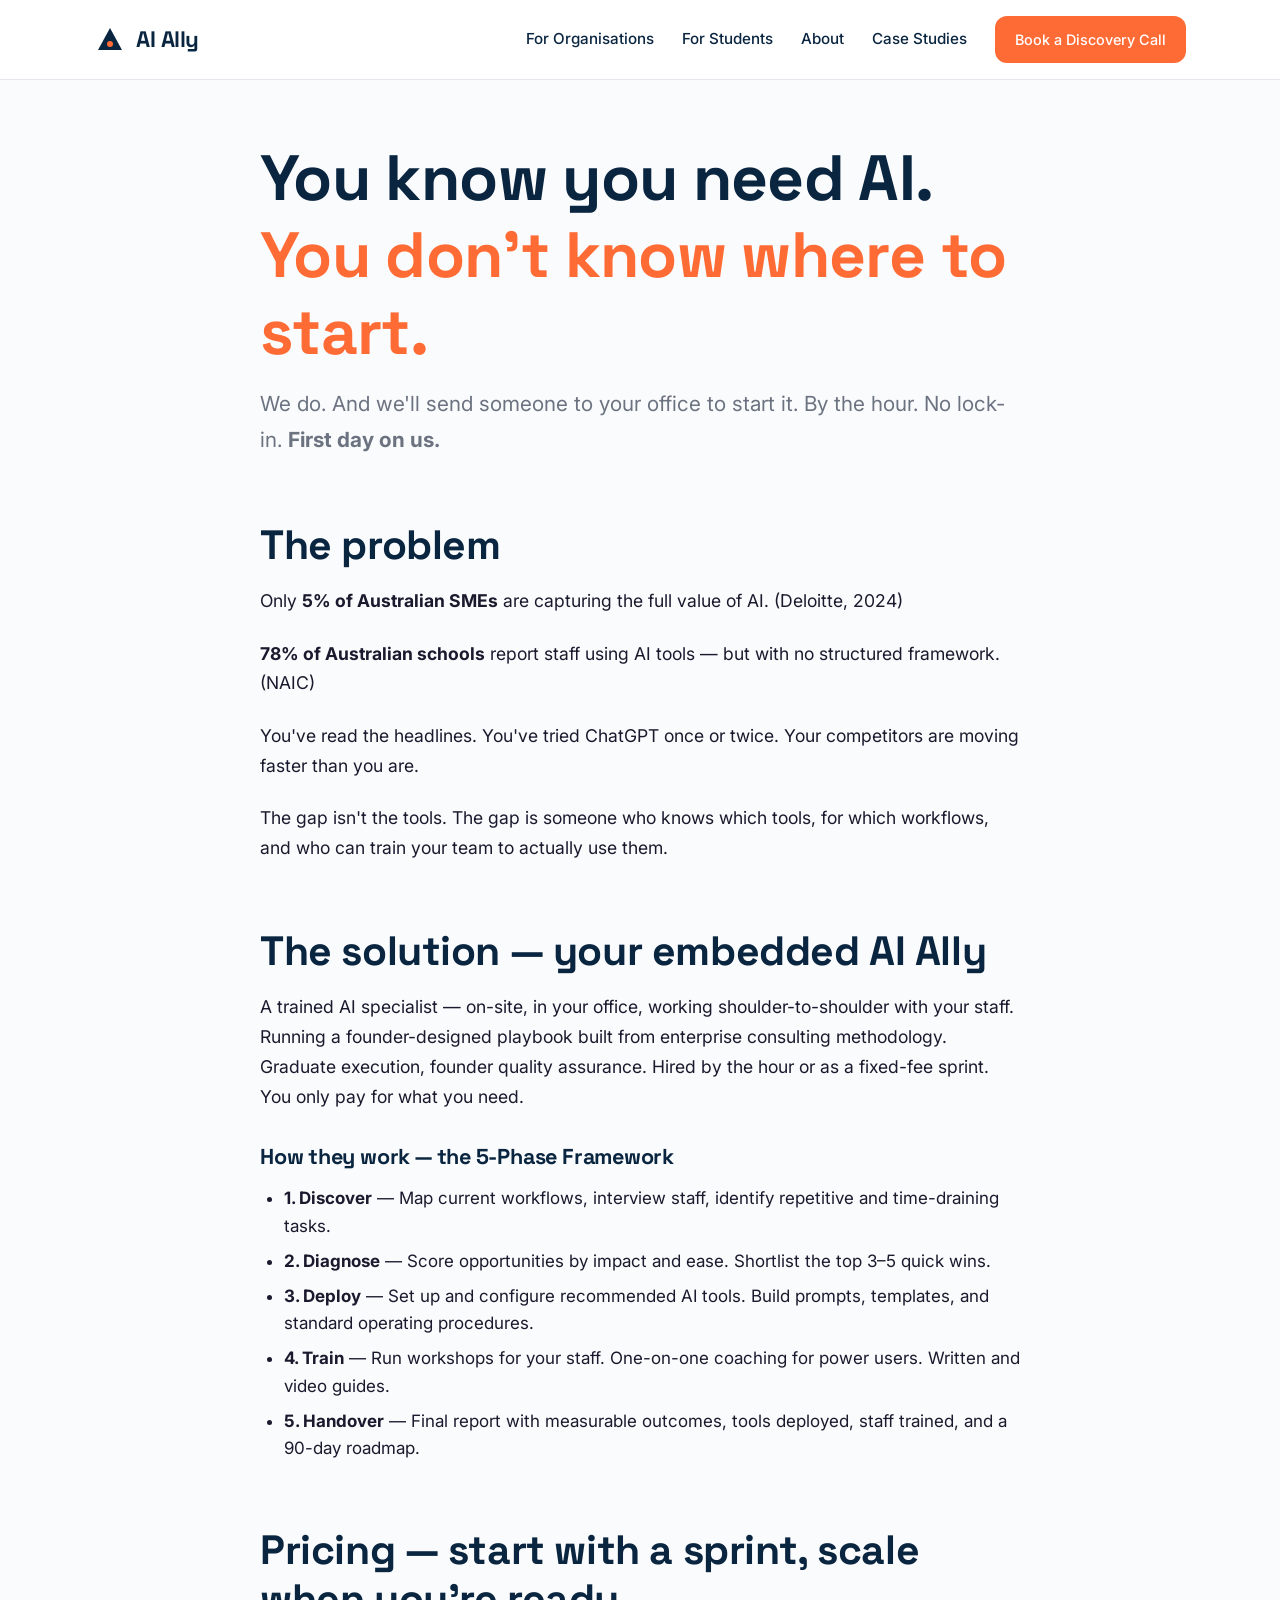
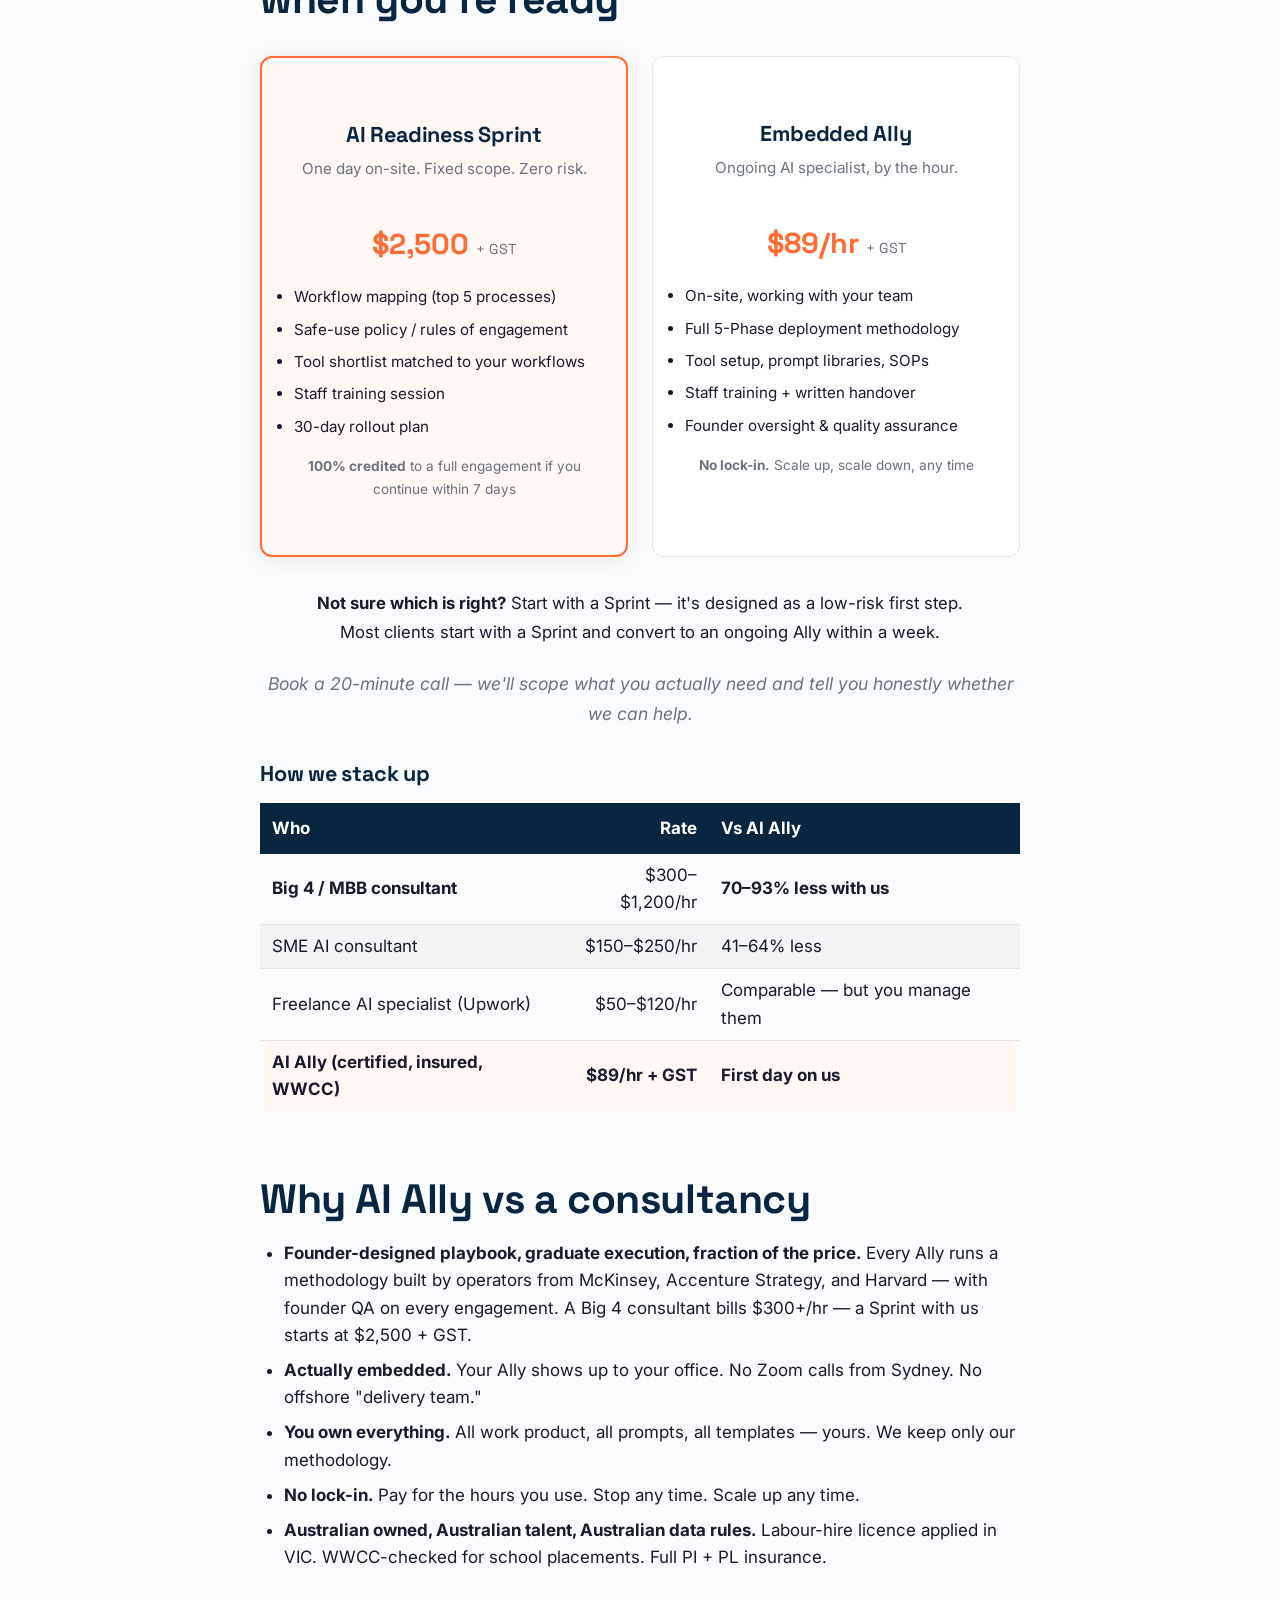
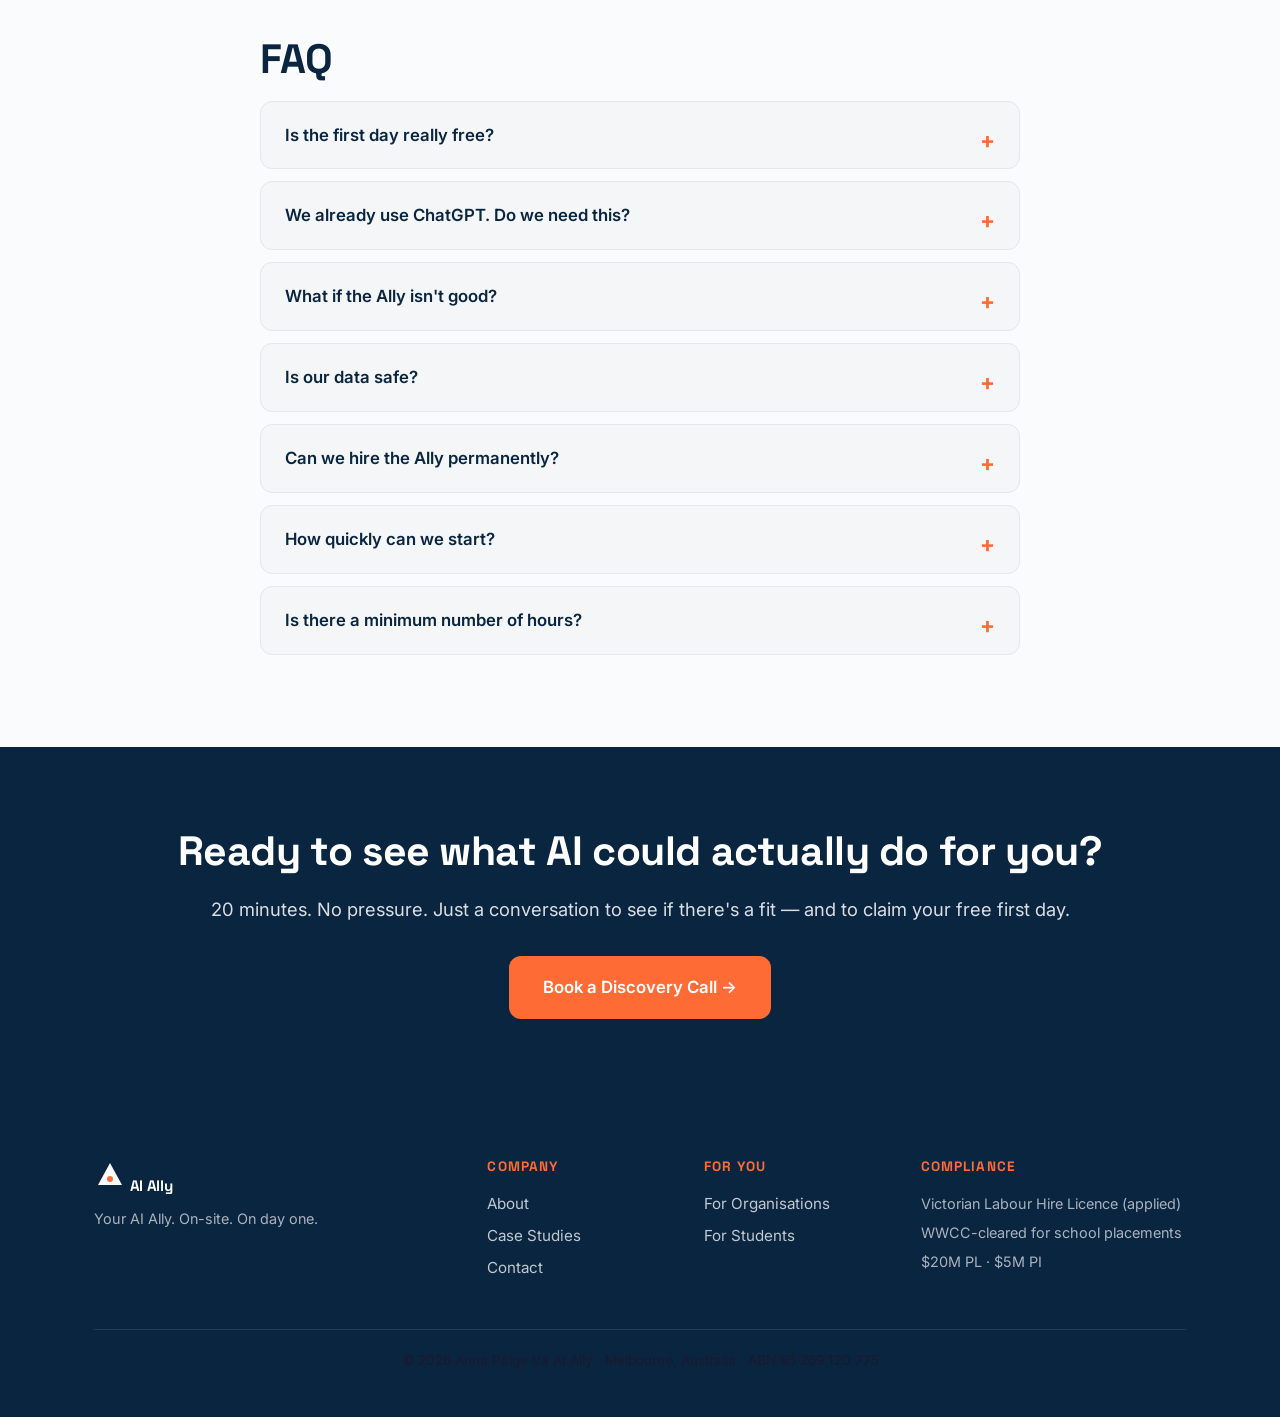
<file: for-organisations.html>
<!DOCTYPE html>
<html lang="en-AU">
<head>
<meta charset="UTF-8">
<meta name="viewport" content="width=device-width, initial-scale=1.0">
<title>For Organisations — AI Ally</title>
<meta name="description" content="Safe, on-site AI implementation. Start with a $2,500 AI Readiness Sprint or scale to $89/hr + GST. Founder-designed playbook. WWCC-cleared for schools.">
<link rel="preconnect" href="https://fonts.googleapis.com">
<link rel="preconnect" href="https://fonts.gstatic.com" crossorigin>
<link href="https://fonts.googleapis.com/css2?family=Inter:wght@400;500;600&family=Space+Grotesk:wght@500;700&display=swap" rel="stylesheet">
<link rel="stylesheet" href="css/style.css">
<link rel="icon" type="image/svg+xml" href="assets/favicon.svg">
</head>
<body>

<header class="site-header">
  <div class="container nav">
    <a href="index.html" class="brand">
      <svg class="brand-mark" viewBox="0 0 32 32" aria-hidden="true"><path d="M16 4 L28 26 L4 26 Z" fill="#0A2540"/><circle cx="16" cy="20" r="3" fill="#FF6B35"/></svg>
      <span class="brand-word">AI Ally</span>
    </a>
    <nav class="nav-links">
      <a href="for-organisations.html">For Organisations</a>
      <a href="for-students.html">For Students</a>
      <a href="about.html">About</a>
      <a href="case-studies.html">Case Studies</a>
      <a href="#contact" class="btn btn-primary">Book a Discovery Call</a>
    </nav>
    <button class="nav-toggle" aria-label="Open menu" onclick="document.body.classList.toggle('nav-open')">☰</button>
  </div>
</header>

<main>

<article class="article container">

<h1>You know you need AI.<br><span class="accent">You don't know where to start.</span></h1>
<p class="lede">We do. And we'll send someone to your office to start it. By the hour. No lock-in. <strong>First day on us.</strong></p>

<h2>The problem</h2>
<p>Only <strong>5% of Australian SMEs</strong> are capturing the full value of AI. (Deloitte, 2024)</p>
<p><strong>78% of Australian schools</strong> report staff using AI tools — but with no structured framework. (NAIC)</p>
<p>You've read the headlines. You've tried ChatGPT once or twice. Your competitors are moving faster than you are.</p>
<p>The gap isn't the tools. The gap is someone who knows which tools, for which workflows, and who can train your team to actually use them.</p>

<h2>The solution — your embedded AI Ally</h2>
<p>A trained AI specialist — on-site, in your office, working shoulder-to-shoulder with your staff. Running a founder-designed playbook built from enterprise consulting methodology. Graduate execution, founder quality assurance. Hired by the hour or as a fixed-fee sprint. You only pay for what you need.</p>

<h3>How they work — the 5-Phase Framework</h3>
<ul>
  <li><strong>1. Discover</strong> — Map current workflows, interview staff, identify repetitive and time-draining tasks.</li>
  <li><strong>2. Diagnose</strong> — Score opportunities by impact and ease. Shortlist the top 3–5 quick wins.</li>
  <li><strong>3. Deploy</strong> — Set up and configure recommended AI tools. Build prompts, templates, and standard operating procedures.</li>
  <li><strong>4. Train</strong> — Run workshops for your staff. One-on-one coaching for power users. Written and video guides.</li>
  <li><strong>5. Handover</strong> — Final report with measurable outcomes, tools deployed, staff trained, and a 90-day roadmap.</li>
</ul>

<h2>Pricing — start with a sprint, scale when you're ready</h2>

<div class="pricing" style="display:grid; grid-template-columns: repeat(auto-fit, minmax(280px, 1fr)); gap:1.5rem;">
  <div class="tier featured" style="border:2px solid #FF6B35; border-radius:12px; padding:2rem; background:#FFF8F4;">
    <h3>AI Readiness Sprint</h3>
    <p class="scope">One day on-site. Fixed scope. Zero risk.</p>
    <p class="price">$2,500 <span style="font-size:0.5em; font-weight:400; color:#6B7280;">+ GST</span></p>
    <ul style="text-align:left; font-size:0.95rem; margin:1rem 0;">
      <li>Workflow mapping (top 5 processes)</li>
      <li>Safe-use policy / rules of engagement</li>
      <li>Tool shortlist matched to your workflows</li>
      <li>Staff training session</li>
      <li>30-day rollout plan</li>
    </ul>
    <p class="price-note"><strong>100% credited</strong> to a full engagement if you continue within 7 days</p>
  </div>
  <div class="tier" style="border:1px solid #E5E7EB; border-radius:12px; padding:2rem;">
    <h3>Embedded Ally</h3>
    <p class="scope">Ongoing AI specialist, by the hour.</p>
    <p class="price">$89/hr <span style="font-size:0.5em; font-weight:400; color:#6B7280;">+ GST</span></p>
    <ul style="text-align:left; font-size:0.95rem; margin:1rem 0;">
      <li>On-site, working with your team</li>
      <li>Full 5-Phase deployment methodology</li>
      <li>Tool setup, prompt libraries, SOPs</li>
      <li>Staff training + written handover</li>
      <li>Founder oversight &amp; quality assurance</li>
    </ul>
    <p class="price-note"><strong>No lock-in.</strong> Scale up, scale down, any time</p>
  </div>
</div>

<p style="text-align: center; font-size: 1.05rem; margin-top: 1.5rem;">
  <strong>Not sure which is right?</strong> Start with a Sprint — it's designed as a low-risk first step.<br>
  Most clients start with a Sprint and convert to an ongoing Ally within a week.
</p>

<p style="text-align: center; color: #6B7280; margin-top: 1rem;"><em>Book a 20-minute call — we'll scope what you actually need and tell you honestly whether we can help.</em></p>

<h3>How we stack up</h3>
<table style="width: 100%; border-collapse: collapse; margin: 1rem 0;">
  <thead>
    <tr style="background: #0A2540; color: white;">
      <th style="padding: 0.75rem; text-align: left;">Who</th>
      <th style="padding: 0.75rem; text-align: right;">Rate</th>
      <th style="padding: 0.75rem; text-align: left;">Vs AI Ally</th>
    </tr>
  </thead>
  <tbody>
    <tr><td style="padding: 0.5rem 0.75rem; border-bottom: 1px solid #E5E7EB;"><strong>Big 4 / MBB consultant</strong></td><td style="padding: 0.5rem 0.75rem; border-bottom: 1px solid #E5E7EB; text-align: right;">$300–$1,200/hr</td><td style="padding: 0.5rem 0.75rem; border-bottom: 1px solid #E5E7EB;"><strong>70–93% less with us</strong></td></tr>
    <tr style="background: #F3F4F6;"><td style="padding: 0.5rem 0.75rem; border-bottom: 1px solid #E5E7EB;">SME AI consultant</td><td style="padding: 0.5rem 0.75rem; border-bottom: 1px solid #E5E7EB; text-align: right;">$150–$250/hr</td><td style="padding: 0.5rem 0.75rem; border-bottom: 1px solid #E5E7EB;">41–64% less</td></tr>
    <tr><td style="padding: 0.5rem 0.75rem; border-bottom: 1px solid #E5E7EB;">Freelance AI specialist (Upwork)</td><td style="padding: 0.5rem 0.75rem; border-bottom: 1px solid #E5E7EB; text-align: right;">$50–$120/hr</td><td style="padding: 0.5rem 0.75rem; border-bottom: 1px solid #E5E7EB;">Comparable — but you manage them</td></tr>
    <tr style="background: #FFF8F4;"><td style="padding: 0.5rem 0.75rem;"><strong>AI Ally (certified, insured, WWCC)</strong></td><td style="padding: 0.5rem 0.75rem; text-align: right;"><strong>$89/hr + GST</strong></td><td style="padding: 0.5rem 0.75rem;"><strong>First day on us</strong></td></tr>
  </tbody>
</table>

<h2>Why AI Ally vs a consultancy</h2>
<ul>
  <li><strong>Founder-designed playbook, graduate execution, fraction of the price.</strong> Every Ally runs a methodology built by operators from McKinsey, Accenture Strategy, and Harvard — with founder QA on every engagement. A Big 4 consultant bills $300+/hr — a Sprint with us starts at $2,500 + GST.</li>
  <li><strong>Actually embedded.</strong> Your Ally shows up to your office. No Zoom calls from Sydney. No offshore "delivery team."</li>
  <li><strong>You own everything.</strong> All work product, all prompts, all templates — yours. We keep only our methodology.</li>
  <li><strong>No lock-in.</strong> Pay for the hours you use. Stop any time. Scale up any time.</li>
  <li><strong>Australian owned, Australian talent, Australian data rules.</strong> Labour-hire licence applied in VIC. WWCC-checked for school placements. Full PI + PL insurance.</li>
</ul>

<h2>FAQ</h2>
<div class="faq">
  <details>
    <summary>Is the first day really free?</summary>
    <p>Yes. No card required up front. We'll scope a first piece of work, spend a day on it with you, and show you the result. If you want to keep going, it's $89/hr + GST after that. If not, we walk — no hard feelings, no invoice.</p>
  </details>
  <details>
    <summary>We already use ChatGPT. Do we need this?</summary>
    <p>Using ChatGPT to draft an email is table stakes. Mapping your workflows, building custom prompt libraries, training your whole team, and measuring time saved — that's what an Ally does.</p>
  </details>
  <details>
    <summary>What if the Ally isn't good?</summary>
    <p>Tell us and we replace them — no charge for the mismatched hours. We'd rather swap than argue.</p>
  </details>
  <details>
    <summary>Is our data safe?</summary>
    <p>Your Ally signs a confidentiality agreement. We only use enterprise-grade tools (ChatGPT Enterprise, Claude for Work, Microsoft Copilot). No training on your data. Written in every contract.</p>
  </details>
  <details>
    <summary>Can we hire the Ally permanently?</summary>
    <p>Yes — after 6 months, or for a one-time placement fee inside that window. We'd rather you love them.</p>
  </details>
  <details>
    <summary>How quickly can we start?</summary>
    <p>From signed engagement letter to Day 1 on-site: typically 7–14 days.</p>
  </details>
  <details>
    <summary>Is there a minimum number of hours?</summary>
    <p>No minimum and no maximum. Book as few as 5 hours or as many as a full-time Ally (160 hrs/month). Scale up or down with 48 hours' notice.</p>
  </details>
</div>

</article>

<section class="cta-band" id="contact">
  <div class="container">
    <h2>Ready to see what AI could actually do for you?</h2>
    <p>20 minutes. No pressure. Just a conversation to see if there's a fit — and to claim your free first day.</p>
    <a href="mailto:hello@aially.com.au" class="btn btn-primary btn-lg">Book a Discovery Call →</a>
  </div>
</section>

</main>

<footer class="site-footer">
  <div class="container">
    <div class="footer-grid">
      <div>
        <a href="index.html" class="brand brand-light">
          <svg class="brand-mark" viewBox="0 0 32 32" aria-hidden="true"><path d="M16 4 L28 26 L4 26 Z" fill="#FAFBFC"/><circle cx="16" cy="20" r="3" fill="#FF6B35"/></svg>
          <span class="brand-word">AI Ally</span>
        </a>
        <p class="footer-tagline">Your AI Ally. On-site. On day one.</p>
      </div>
      <div>
        <h5>Company</h5>
        <a href="about.html">About</a>
        <a href="case-studies.html">Case Studies</a>
        <a href="#contact">Contact</a>
      </div>
      <div>
        <h5>For You</h5>
        <a href="for-organisations.html">For Organisations</a>
        <a href="for-students.html">For Students</a>
      </div>
      <div>
        <h5>Compliance</h5>
        <p>Victorian Labour Hire Licence (applied)</p>
        <p>WWCC-cleared for school placements</p>
        <p>$20M PL · $5M PI</p>
      </div>
    </div>
    <div class="footer-bottom">
      <p>© 2026 Anna Paige t/a AI Ally · Melbourne, Australia · ABN 95 269 120 775</p>
    </div>
  </div>
</footer>

<script src="js/main.js"></script>
</body>
</html>
</file>
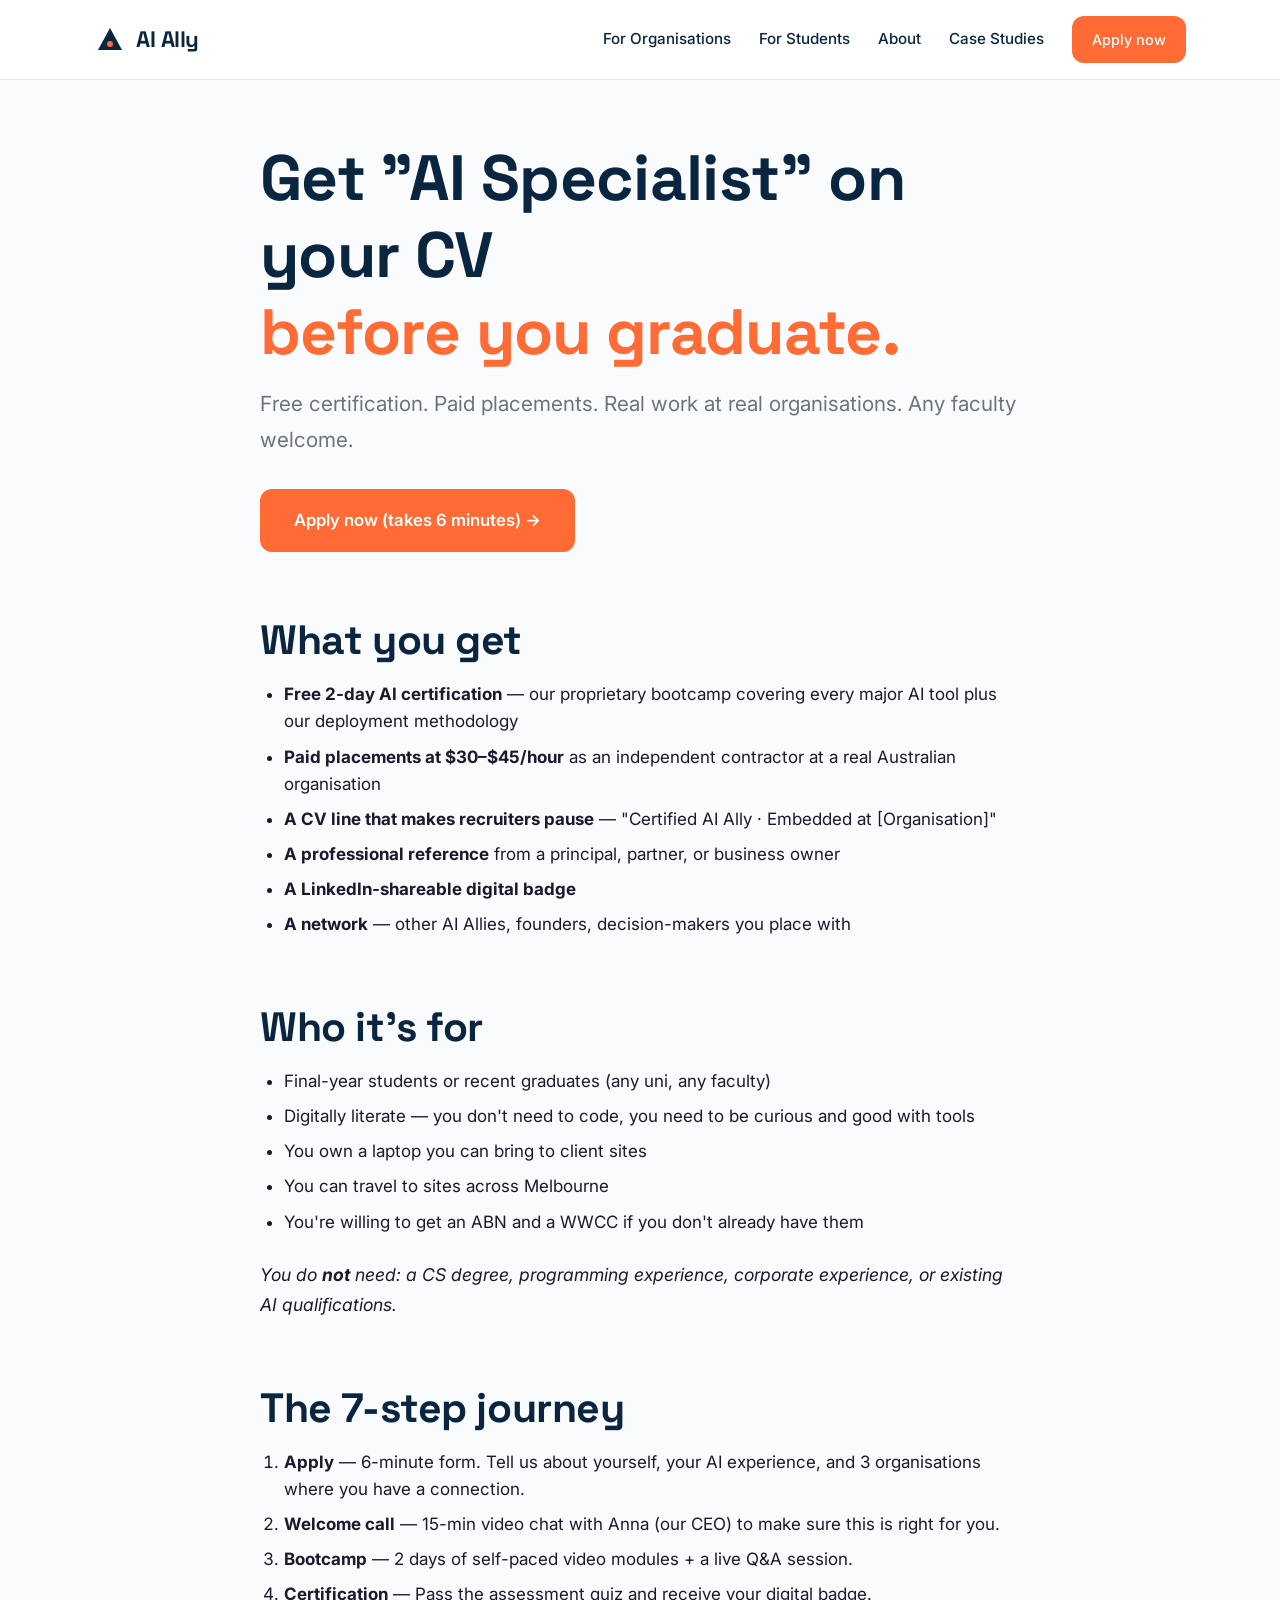
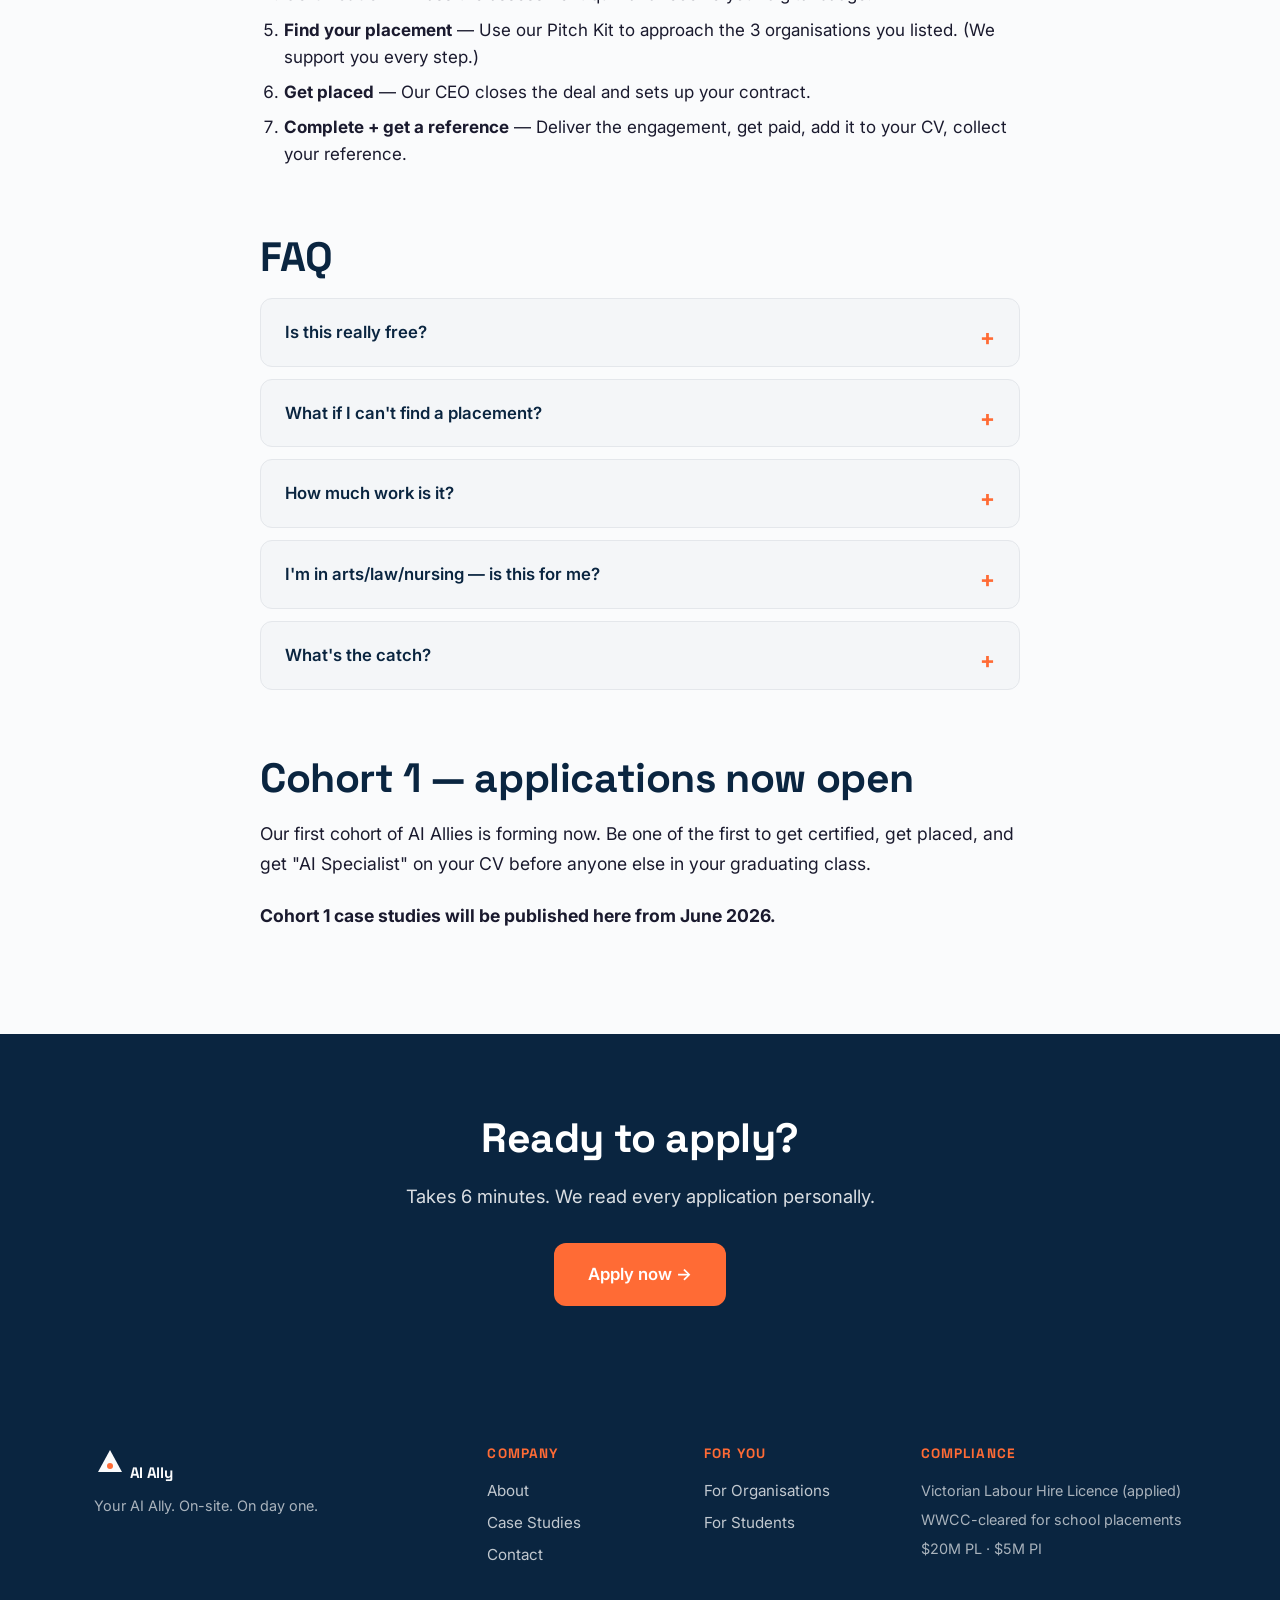
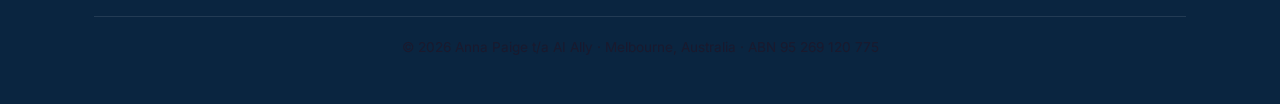
<file: for-students.html>
<!DOCTYPE html>
<html lang="en-AU">
<head>
<meta charset="UTF-8">
<meta name="viewport" content="width=device-width, initial-scale=1.0">
<title>For Students — AI Ally · Get paid AI experience on your CV</title>
<meta name="description" content="Free 2-day AI certification + paid placements at $30–$45/hr. Real client experience. Any faculty welcome. Final-year students and recent grads.">
<link rel="preconnect" href="https://fonts.googleapis.com">
<link rel="preconnect" href="https://fonts.gstatic.com" crossorigin>
<link href="https://fonts.googleapis.com/css2?family=Inter:wght@400;500;600&family=Space+Grotesk:wght@500;700&display=swap" rel="stylesheet">
<link rel="stylesheet" href="css/style.css">
<link rel="icon" type="image/svg+xml" href="assets/favicon.svg">
</head>
<body>

<header class="site-header">
  <div class="container nav">
    <a href="index.html" class="brand">
      <svg class="brand-mark" viewBox="0 0 32 32" aria-hidden="true"><path d="M16 4 L28 26 L4 26 Z" fill="#0A2540"/><circle cx="16" cy="20" r="3" fill="#FF6B35"/></svg>
      <span class="brand-word">AI Ally</span>
    </a>
    <nav class="nav-links">
      <a href="for-organisations.html">For Organisations</a>
      <a href="for-students.html">For Students</a>
      <a href="about.html">About</a>
      <a href="case-studies.html">Case Studies</a>
      <a href="#apply" class="btn btn-primary">Apply now</a>
    </nav>
    <button class="nav-toggle" aria-label="Open menu" onclick="document.body.classList.toggle('nav-open')">☰</button>
  </div>
</header>

<main>

<article class="article container">

<h1>Get "AI Specialist" on your CV<br><span class="accent">before you graduate.</span></h1>
<p class="lede">Free certification. Paid placements. Real work at real organisations. Any faculty welcome.</p>
<a href="#apply" class="btn btn-primary btn-lg">Apply now (takes 6 minutes) →</a>

<h2>What you get</h2>
<ul>
  <li><strong>Free 2-day AI certification</strong> — our proprietary bootcamp covering every major AI tool plus our deployment methodology</li>
  <li><strong>Paid placements at $30–$45/hour</strong> as an independent contractor at a real Australian organisation</li>
  <li><strong>A CV line that makes recruiters pause</strong> — "Certified AI Ally · Embedded at [Organisation]"</li>
  <li><strong>A professional reference</strong> from a principal, partner, or business owner</li>
  <li><strong>A LinkedIn-shareable digital badge</strong></li>
  <li><strong>A network</strong> — other AI Allies, founders, decision-makers you place with</li>
</ul>

<h2>Who it's for</h2>
<ul>
  <li>Final-year students or recent graduates (any uni, any faculty)</li>
  <li>Digitally literate — you don't need to code, you need to be curious and good with tools</li>
  <li>You own a laptop you can bring to client sites</li>
  <li>You can travel to sites across Melbourne</li>
  <li>You're willing to get an ABN and a WWCC if you don't already have them</li>
</ul>
<p><em>You do <strong>not</strong> need: a CS degree, programming experience, corporate experience, or existing AI qualifications.</em></p>

<h2>The 7-step journey</h2>
<ol style="margin-left: 1.5rem;">
  <li><strong>Apply</strong> — 6-minute form. Tell us about yourself, your AI experience, and 3 organisations where you have a connection.</li>
  <li><strong>Welcome call</strong> — 15-min video chat with Anna (our CEO) to make sure this is right for you.</li>
  <li><strong>Bootcamp</strong> — 2 days of self-paced video modules + a live Q&amp;A session.</li>
  <li><strong>Certification</strong> — Pass the assessment quiz and receive your digital badge.</li>
  <li><strong>Find your placement</strong> — Use our Pitch Kit to approach the 3 organisations you listed. (We support you every step.)</li>
  <li><strong>Get placed</strong> — Our CEO closes the deal and sets up your contract.</li>
  <li><strong>Complete + get a reference</strong> — Deliver the engagement, get paid, add it to your CV, collect your reference.</li>
</ol>

<h2>FAQ</h2>
<div class="faq">
  <details>
    <summary>Is this really free?</summary>
    <p>The bootcamp and certification are free. You get paid when you land a placement.</p>
  </details>
  <details>
    <summary>What if I can't find a placement?</summary>
    <p>Most Allies find their placement within 3 weeks of certifying. Our Pitch Kit gives you everything you need. If you're stuck, we run weekly coaching calls.</p>
  </details>
  <details>
    <summary>How much work is it?</summary>
    <p>Bootcamp: 2 days. Placement: typically 2 days/week for 4–10 weeks. You choose what fits around uni.</p>
  </details>
  <details>
    <summary>I'm in arts/law/nursing — is this for me?</summary>
    <p>Yes. AI is now a core skill in every field. Our Allies come from every faculty. In fact, non-technical backgrounds often get the best client outcomes because they speak human.</p>
  </details>
  <details>
    <summary>What's the catch?</summary>
    <p>Honestly, there isn't one. We make money when you land a placement. If you do well, we do well. The incentive is aligned.</p>
  </details>
</div>

<h2>Cohort 1 — applications now open</h2>
<p>Our first cohort of AI Allies is forming now. Be one of the first to get certified, get placed, and get "AI Specialist" on your CV before anyone else in your graduating class.</p>
<p><strong>Cohort 1 case studies will be published here from June 2026.</strong></p>

</article>

<section class="cta-band" id="apply">
  <div class="container">
    <h2>Ready to apply?</h2>
    <p>Takes 6 minutes. We read every application personally.</p>
    <a href="mailto:apply@aially.com.au" class="btn btn-primary btn-lg">Apply now →</a>
  </div>
</section>

</main>

<footer class="site-footer">
  <div class="container">
    <div class="footer-grid">
      <div>
        <a href="index.html" class="brand brand-light">
          <svg class="brand-mark" viewBox="0 0 32 32" aria-hidden="true"><path d="M16 4 L28 26 L4 26 Z" fill="#FAFBFC"/><circle cx="16" cy="20" r="3" fill="#FF6B35"/></svg>
          <span class="brand-word">AI Ally</span>
        </a>
        <p class="footer-tagline">Your AI Ally. On-site. On day one.</p>
      </div>
      <div>
        <h5>Company</h5>
        <a href="about.html">About</a>
        <a href="case-studies.html">Case Studies</a>
        <a href="#apply">Contact</a>
      </div>
      <div>
        <h5>For You</h5>
        <a href="for-organisations.html">For Organisations</a>
        <a href="for-students.html">For Students</a>
      </div>
      <div>
        <h5>Compliance</h5>
        <p>Victorian Labour Hire Licence (applied)</p>
        <p>WWCC-cleared for school placements</p>
        <p>$20M PL · $5M PI</p>
      </div>
    </div>
    <div class="footer-bottom">
      <p>© 2026 Anna Paige t/a AI Ally · Melbourne, Australia · ABN 95 269 120 775</p>
    </div>
  </div>
</footer>

<script src="js/main.js"></script>
</body>
</html>
</file>
<file: css/style.css>
/* AI Ally — global stylesheet
   Brand: Ally Navy #0A2540 · Signal Orange #FF6B35 · Cloud White #FAFBFC · Ink #1A1A2E · Graphite #6B7280 · Mint #10B981
   Fonts: Space Grotesk (700) headings · Inter (400/500) body
*/

:root {
  --navy: #0A2540;
  --orange: #FF6B35;
  --white: #FAFBFC;
  --ink: #1A1A2E;
  --graphite: #6B7280;
  --mint: #10B981;
  --cloud: #F4F6F8;
  --border: #E4E7EB;
  --max: 1140px;
  --radius: 12px;
  --shadow: 0 2px 24px rgba(10, 37, 64, 0.08);
}

* { box-sizing: border-box; margin: 0; padding: 0; }

html { scroll-behavior: smooth; }

body {
  font-family: 'Inter', system-ui, -apple-system, sans-serif;
  font-size: 17px;
  line-height: 1.6;
  color: var(--ink);
  background: var(--white);
  -webkit-font-smoothing: antialiased;
}

h1, h2, h3, h4, h5 {
  font-family: 'Space Grotesk', system-ui, sans-serif;
  font-weight: 700;
  color: var(--navy);
  line-height: 1.2;
  letter-spacing: -0.01em;
}

h1 { font-size: clamp(2.4rem, 5vw, 4rem); margin-bottom: 1.5rem; }
h2 { font-size: clamp(1.8rem, 3.2vw, 2.6rem); margin-bottom: 1.2rem; }
h3 { font-size: 1.35rem; margin-bottom: 0.8rem; }
h4 { font-size: 1.15rem; margin-bottom: 0.6rem; }
h5 { font-size: 0.85rem; text-transform: uppercase; letter-spacing: 0.08em; color: var(--graphite); margin-bottom: 1rem; }

p { margin-bottom: 1rem; color: var(--ink); }

a { color: var(--navy); text-decoration: none; transition: color 0.2s; }
a:hover { color: var(--orange); }

.container { max-width: var(--max); margin: 0 auto; padding: 0 24px; }

.accent { color: var(--orange); }

/* Buttons */
.btn {
  display: inline-block;
  padding: 12px 24px;
  border-radius: var(--radius);
  font-weight: 600;
  font-family: inherit;
  font-size: 0.95rem;
  cursor: pointer;
  border: 2px solid transparent;
  transition: transform 0.15s, box-shadow 0.15s, background 0.15s;
  text-align: center;
}
.btn-lg { padding: 16px 32px; font-size: 1.05rem; }
.btn-primary { background: var(--orange); color: white; }
.btn-primary:hover { background: #e85a26; color: white; transform: translateY(-1px); box-shadow: 0 4px 16px rgba(255, 107, 53, 0.3); }
.btn-secondary { background: white; color: var(--navy); border-color: white; }
.btn-secondary:hover { background: var(--cloud); color: var(--navy); transform: translateY(-1px); box-shadow: 0 4px 16px rgba(255, 255, 255, 0.3); }

/* Header */
.site-header {
  background: white;
  border-bottom: 1px solid var(--border);
  position: sticky;
  top: 0;
  z-index: 100;
}
.nav {
  display: flex;
  align-items: center;
  justify-content: space-between;
  padding: 16px 24px;
}
.brand {
  display: flex;
  align-items: center;
  gap: 10px;
  font-family: 'Space Grotesk', sans-serif;
  font-weight: 700;
  font-size: 1.4rem;
  color: var(--navy);
  letter-spacing: -0.02em;
}
.brand-mark { width: 32px; height: 32px; }
.brand-light { color: var(--white); }
.brand-light .brand-word { color: var(--white); }

.nav-links {
  display: flex;
  align-items: center;
  gap: 28px;
}
.nav-links a { font-weight: 500; font-size: 0.95rem; }
.nav-links .btn { font-size: 0.9rem; padding: 10px 18px; }

.nav-toggle {
  display: none;
  background: none;
  border: none;
  font-size: 1.6rem;
  cursor: pointer;
  color: var(--navy);
}

/* Hero */
.hero {
  padding: 100px 0 80px;
  background: linear-gradient(180deg, #FAFBFC 0%, #F4F6F8 100%);
  text-align: center;
}
.hero h1 { max-width: 18ch; margin: 0 auto 1.5rem; }
.lede {
  font-size: 1.25rem;
  color: var(--graphite);
  max-width: 56ch;
  margin: 0 auto 2.5rem;
  line-height: 1.5;
}
.cta-row {
  display: flex;
  gap: 16px;
  justify-content: center;
  flex-wrap: wrap;
  margin-bottom: 2.5rem;
}
.cta-row.centered { justify-content: center; }
.credibility {
  font-size: 0.9rem;
  color: var(--graphite);
  font-weight: 500;
  margin: 0;
}

/* Sections */
section { padding: 80px 0; }
section.value-props { background: white; }
section.how-it-works { background: var(--cloud); }
section.social-proof { background: white; padding: 60px 0; }
section.cta-band { background: var(--navy); color: white; text-align: center; }
section.cta-band h2 { color: white; }
section.cta-band p { color: rgba(255,255,255,0.85); margin-bottom: 2rem; font-size: 1.15rem; }

/* Grid */
.grid-3 {
  display: grid;
  grid-template-columns: repeat(auto-fit, minmax(280px, 1fr));
  gap: 28px;
  margin-top: 2rem;
}
.card {
  background: white;
  padding: 32px 28px;
  border-radius: var(--radius);
  border: 1px solid var(--border);
  transition: transform 0.2s, box-shadow 0.2s;
}
.card:hover { transform: translateY(-4px); box-shadow: var(--shadow); }
.card-num {
  font-family: 'Space Grotesk', sans-serif;
  font-weight: 700;
  font-size: 0.85rem;
  color: var(--orange);
  letter-spacing: 0.08em;
  margin-bottom: 1rem;
}
.card p { color: var(--graphite); margin-bottom: 0; }

/* Steps */
.steps {
  display: grid;
  grid-template-columns: repeat(auto-fit, minmax(240px, 1fr));
  gap: 28px;
  margin-top: 2rem;
}
.step { text-align: center; padding: 16px; }
.step-num {
  display: inline-flex;
  align-items: center;
  justify-content: center;
  width: 56px;
  height: 56px;
  background: var(--orange);
  color: white;
  border-radius: 50%;
  font-family: 'Space Grotesk', sans-serif;
  font-weight: 700;
  font-size: 1.3rem;
  margin-bottom: 1rem;
}
.step h4 { color: var(--navy); }
.step p { color: var(--graphite); }

/* Social proof */
.social-proof blockquote {
  max-width: 720px;
  margin: 0 auto;
  font-family: 'Space Grotesk', sans-serif;
  font-weight: 500;
  font-size: 1.4rem;
  line-height: 1.5;
  color: var(--navy);
  text-align: center;
  font-style: italic;
}
.social-proof cite {
  display: block;
  margin-top: 1.5rem;
  font-size: 0.95rem;
  color: var(--graphite);
  font-style: normal;
  font-family: 'Inter', sans-serif;
  font-weight: 500;
}

/* Article (long-form pages) */
.article {
  padding: 60px 0 80px;
  max-width: 760px;
  margin: 0 auto;
}
.article h1 { text-align: left; margin-bottom: 1rem; }
.article h2 { margin-top: 3rem; margin-bottom: 1rem; padding-top: 1rem; }
.article h3 { margin-top: 2rem; margin-bottom: 0.8rem; }
.article p { font-size: 1.1rem; line-height: 1.7; margin-bottom: 1.4rem; color: var(--ink); }
.article ul { margin: 1rem 0 1.5rem 1.5rem; }
.article li { margin-bottom: 0.5rem; line-height: 1.6; }
.article .lede { text-align: left; max-width: none; margin: 0 0 2rem; font-size: 1.3rem; color: var(--graphite); }
.article blockquote { border-left: 4px solid var(--orange); padding: 0.5rem 0 0.5rem 1.5rem; margin: 2rem 0; font-style: italic; color: var(--graphite); }

/* Pricing table */
.pricing {
  display: grid;
  grid-template-columns: repeat(auto-fit, minmax(260px, 1fr));
  gap: 24px;
  margin: 2rem 0;
}
.tier {
  background: white;
  border: 1px solid var(--border);
  border-radius: var(--radius);
  padding: 28px;
  text-align: center;
}
.tier.featured { border-color: var(--orange); border-width: 2px; box-shadow: var(--shadow); }
.tier h3 { color: var(--navy); margin-bottom: 0.5rem; }
.tier .scope { color: var(--graphite); font-size: 0.95rem; margin-bottom: 1rem; min-height: 3rem; }
.tier .price { font-family: 'Space Grotesk', sans-serif; font-weight: 700; font-size: 1.8rem; color: var(--orange); margin-bottom: 0.5rem; }
.tier .price-note { font-size: 0.85rem; color: var(--graphite); }

/* FAQ */
.faq details {
  background: var(--cloud);
  padding: 20px 24px;
  border-radius: var(--radius);
  margin-bottom: 12px;
  border: 1px solid var(--border);
}
.faq summary {
  cursor: pointer;
  font-weight: 600;
  color: var(--navy);
  list-style: none;
  font-size: 1.05rem;
}
.faq summary::-webkit-details-marker { display: none; }
.faq summary::after {
  content: '+';
  float: right;
  font-size: 1.4rem;
  color: var(--orange);
  font-weight: 700;
  transition: transform 0.2s;
}
.faq details[open] summary::after { content: '−'; }
.faq details p { margin-top: 1rem; margin-bottom: 0; color: var(--ink); }

/* Footer */
.site-footer {
  background: var(--navy);
  color: white;
  padding: 60px 0 30px;
}
.footer-grid {
  display: grid;
  grid-template-columns: 2fr 1fr 1fr 1.5fr;
  gap: 40px;
  margin-bottom: 40px;
}
.footer-grid h5 { color: var(--orange); }
.footer-grid a { display: block; color: rgba(255,255,255,0.75); margin-bottom: 8px; font-size: 0.95rem; }
.footer-grid a:hover { color: var(--orange); }
.footer-grid p { color: rgba(255,255,255,0.65); font-size: 0.9rem; margin-bottom: 6px; }
.footer-tagline { color: rgba(255,255,255,0.7); margin-top: 0.5rem; font-size: 0.9rem; }
.footer-bottom {
  border-top: 1px solid rgba(255,255,255,0.1);
  padding-top: 20px;
  text-align: center;
  font-size: 0.85rem;
  color: rgba(255,255,255,0.5);
}

/* Credentials strip — founding team backgrounds + education */
.creds-strip { padding: 48px 0 24px; background: var(--cloud); border-top: 1px solid var(--border); border-bottom: 1px solid var(--border); }
.creds-strip h3 { font-family: 'Inter', sans-serif; font-size: 0.78rem; font-weight: 600; letter-spacing: 0.14em; text-transform: uppercase; color: var(--graphite); text-align: center; margin-bottom: 22px; }
.creds-row { display: flex; flex-wrap: wrap; justify-content: center; align-items: center; gap: 14px 28px; margin-bottom: 28px; }
.creds-row:last-child { margin-bottom: 0; }
.creds-row .wm { font-family: 'Space Grotesk', sans-serif; font-weight: 700; font-size: 1.05rem; color: var(--navy); letter-spacing: 0.01em; padding: 10px 18px; background: white; border: 1px solid var(--border); border-radius: 8px; white-space: nowrap; opacity: 0.88; transition: opacity .2s, transform .2s; }
.creds-row .wm:hover { opacity: 1; transform: translateY(-1px); }
.creds-row .wm.serif { font-family: 'Inter', serif; font-style: italic; font-weight: 600; }
.creds-row .wm-logo { padding: 10px 18px; background: white; border: 1px solid var(--border); border-radius: 8px; display: flex; align-items: center; justify-content: center; opacity: 0.88; transition: opacity .2s, transform .2s; }
.creds-row .wm-logo:hover { opacity: 1; transform: translateY(-1px); }
.creds-row .wm-logo img { height: 28px; width: auto; object-fit: contain; display: block; filter: grayscale(100%); transition: filter .2s; }
.creds-row .wm-logo:hover img { filter: grayscale(0%); }
.creds-note { text-align: center; font-size: 0.82rem; color: var(--graphite); max-width: 760px; margin: 8px auto 0; font-style: italic; }

@media (max-width: 640px) {
  .creds-row { gap: 10px 14px; }
  .creds-row .wm { font-size: 0.88rem; padding: 8px 12px; }
}

/* Responsive */
@media (max-width: 820px) {
  .nav-links { display: none; position: fixed; top: 64px; left: 0; right: 0; flex-direction: column; background: white; padding: 24px; gap: 16px; box-shadow: 0 4px 12px rgba(0,0,0,0.06); }
  body.nav-open .nav-links { display: flex; }
  .nav-toggle { display: block; }
  .footer-grid { grid-template-columns: 1fr 1fr; gap: 30px; }
  section { padding: 60px 0; }
  .hero { padding: 60px 0; }
}

@media (max-width: 480px) {
  .footer-grid { grid-template-columns: 1fr; }
  .btn-lg { width: 100%; }
  .cta-row { flex-direction: column; align-items: stretch; }
}
</file>
